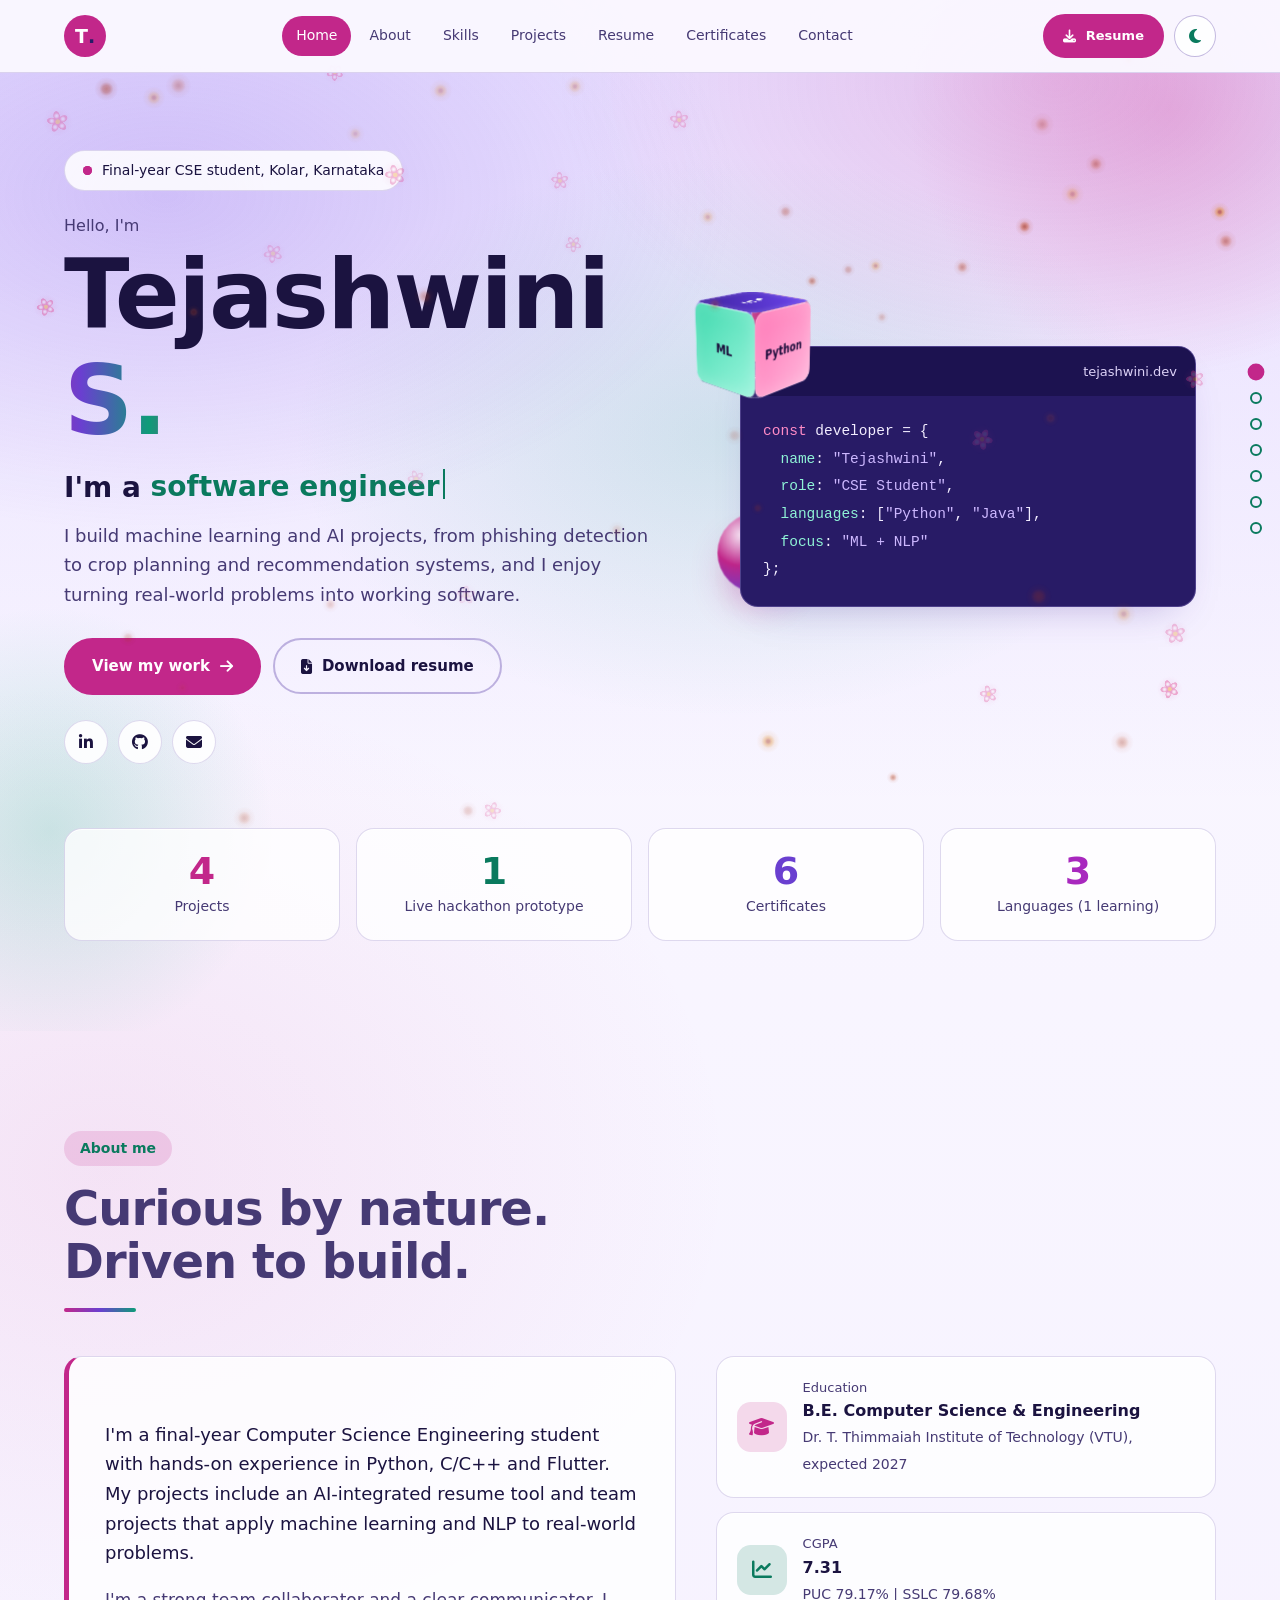
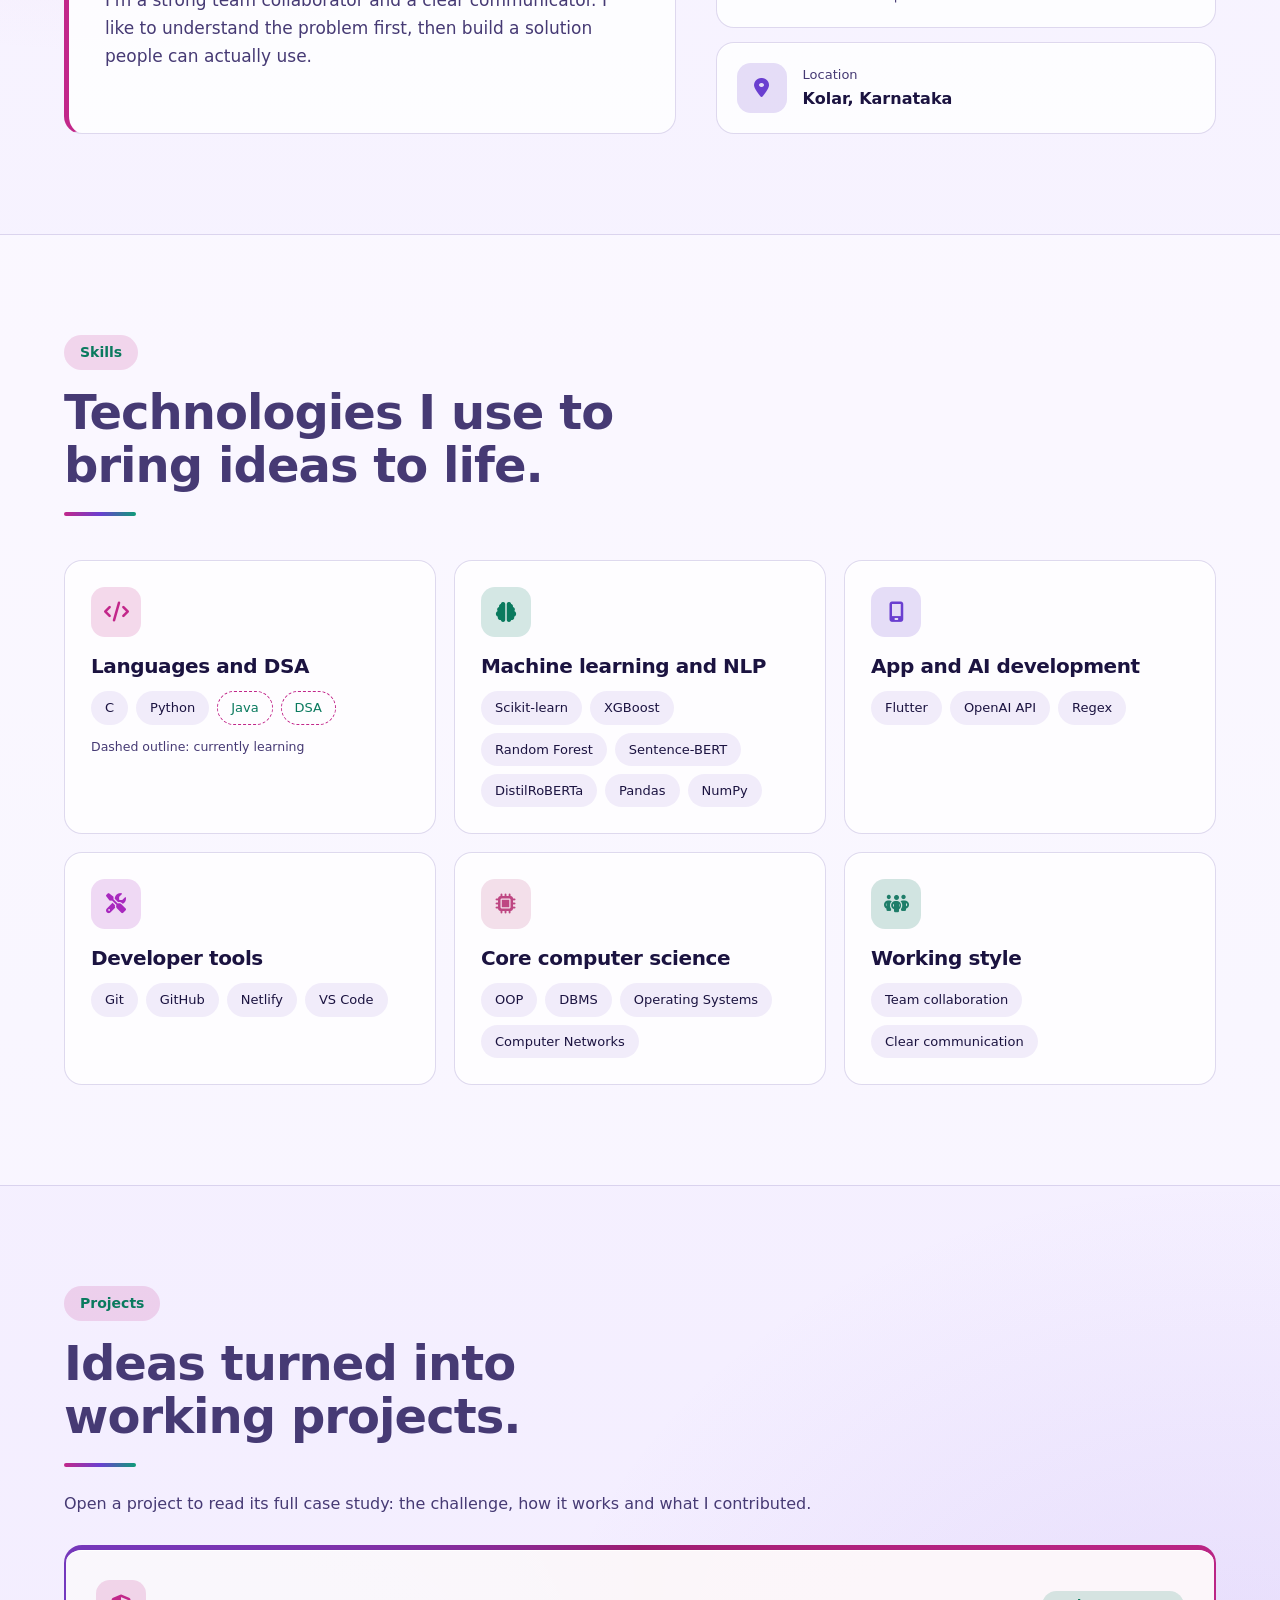
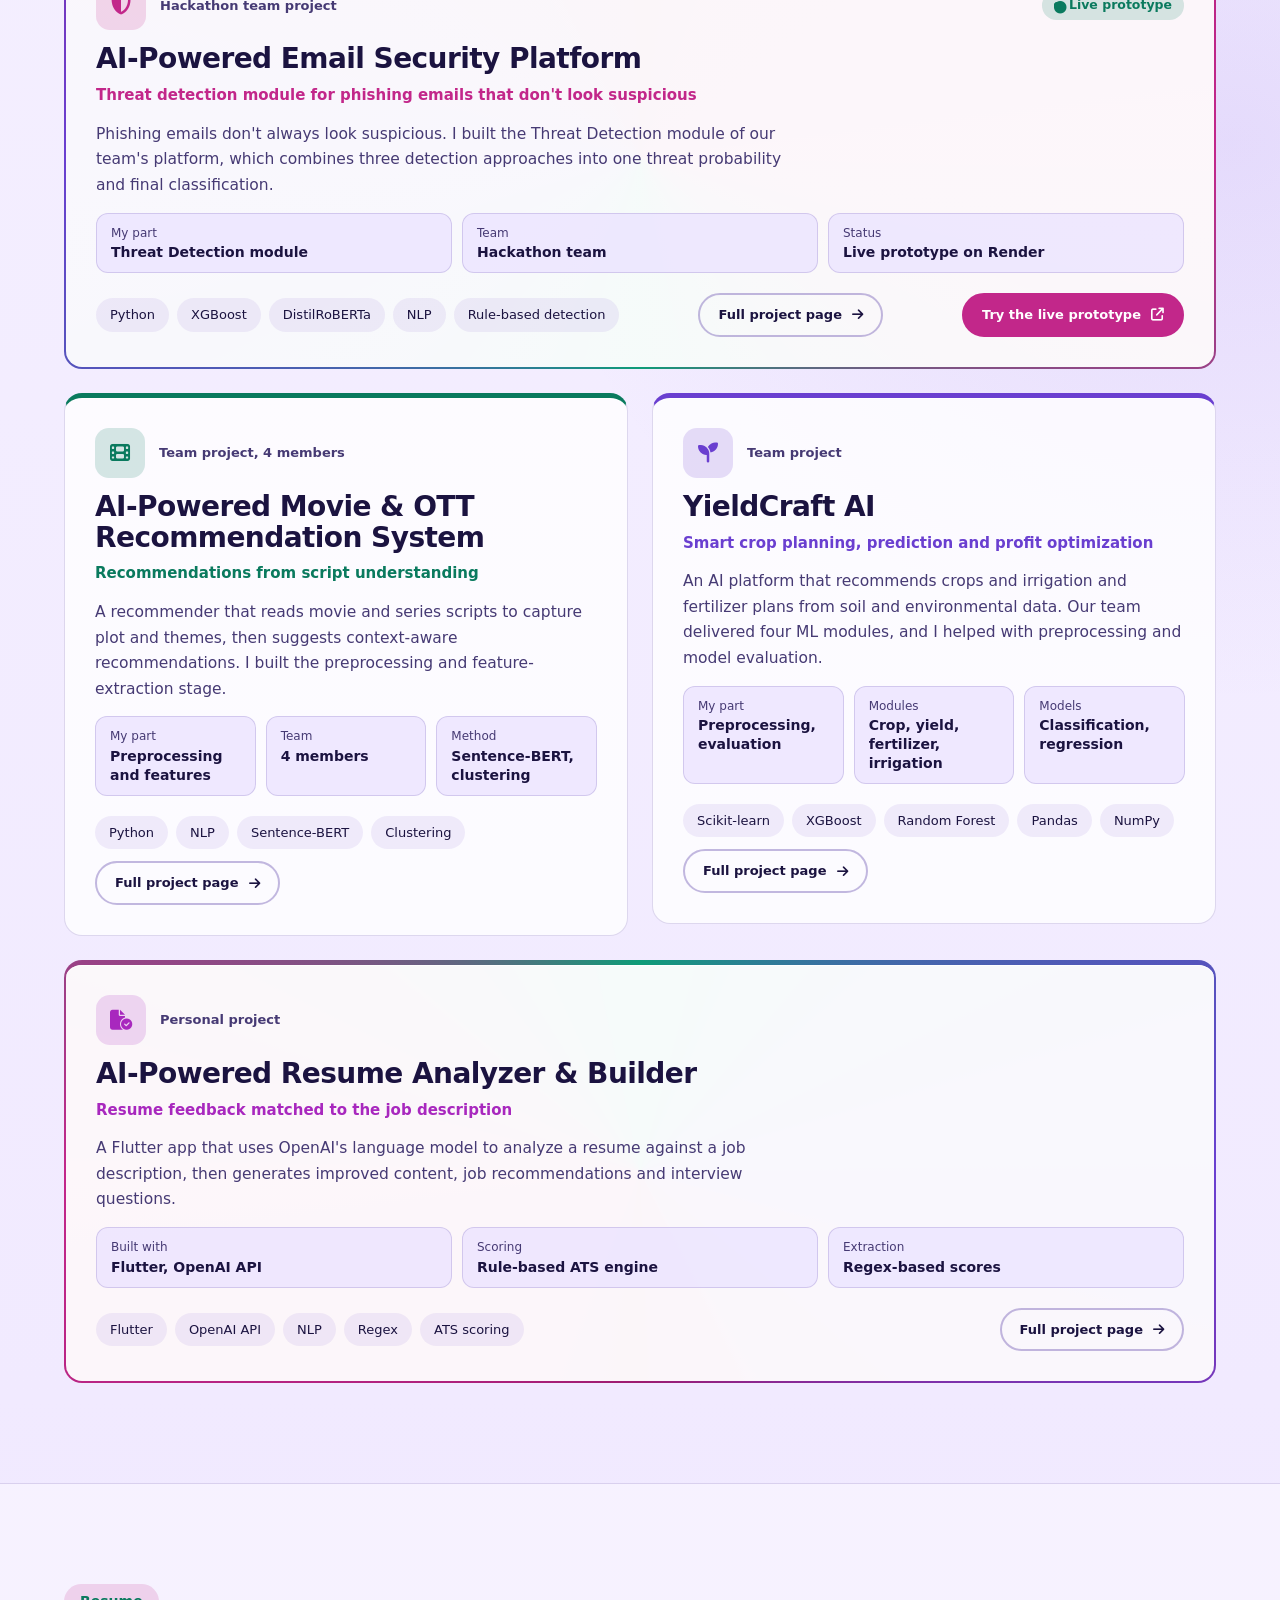
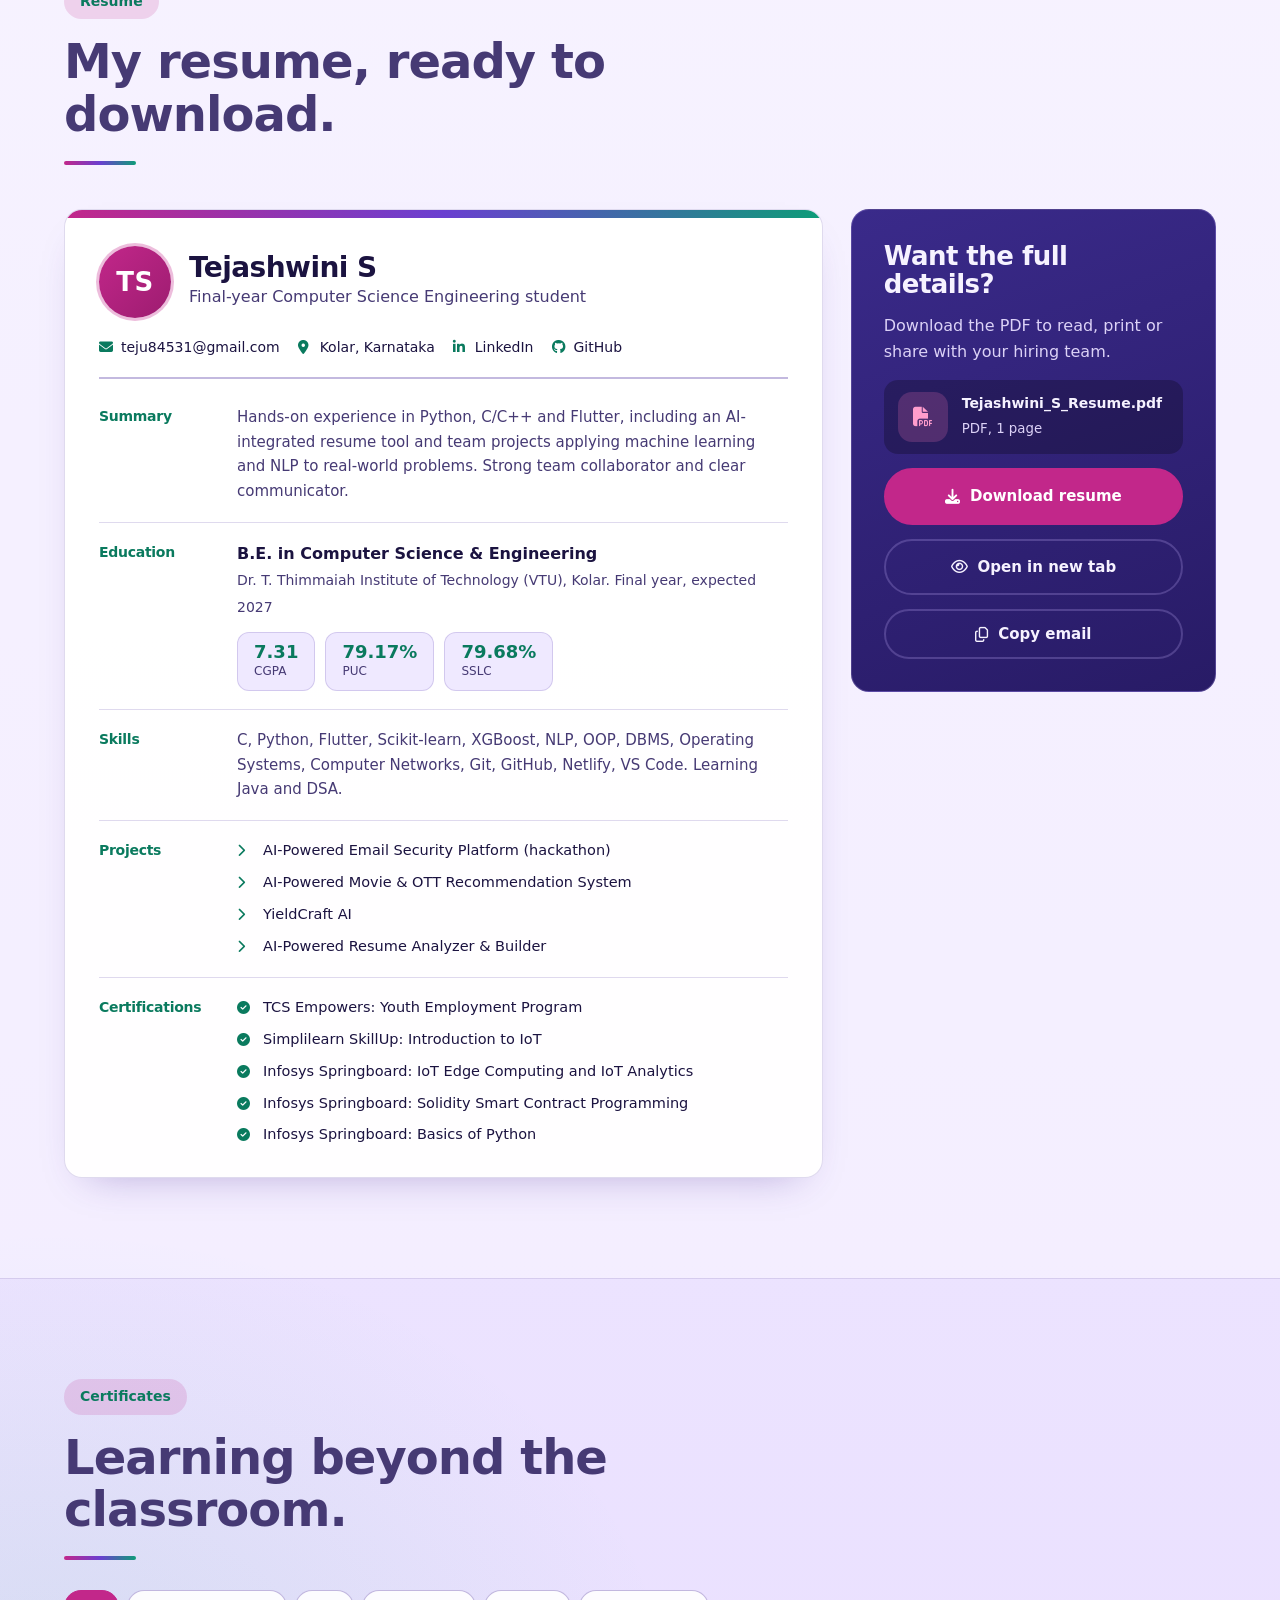
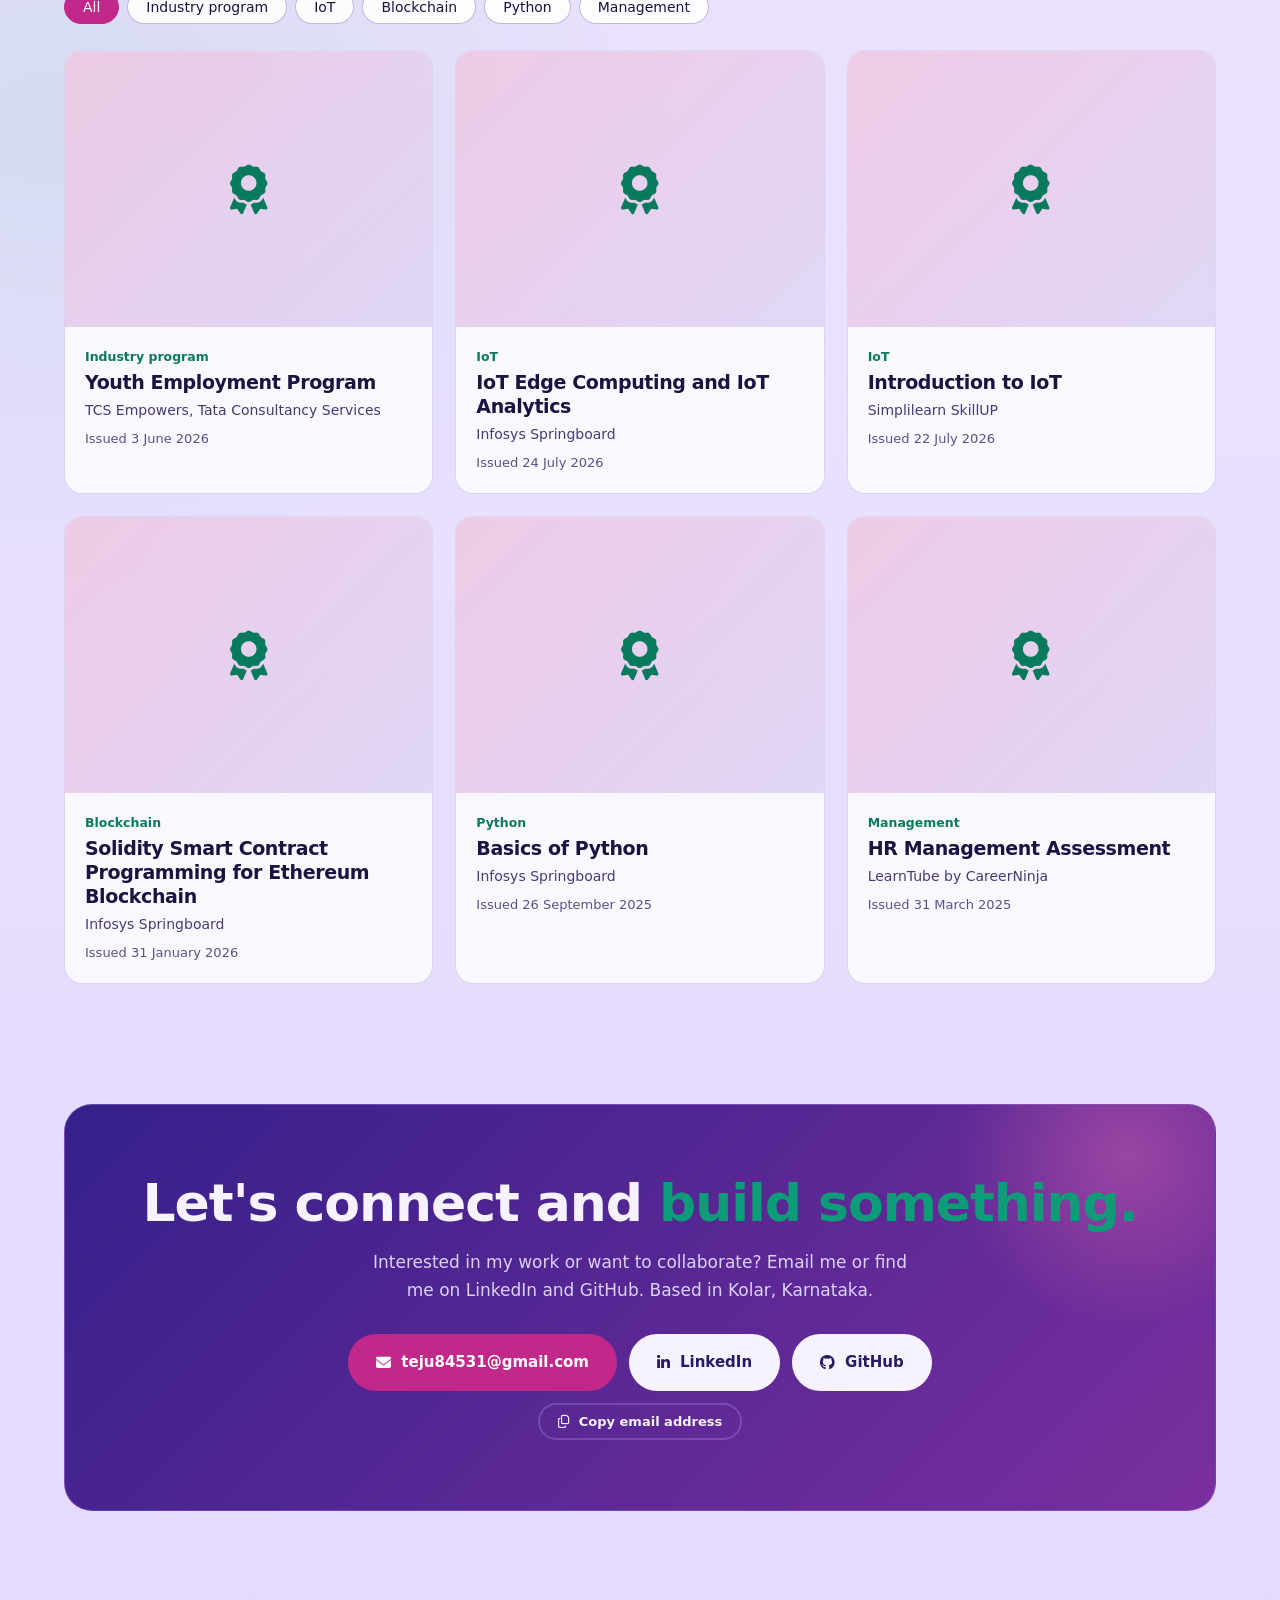
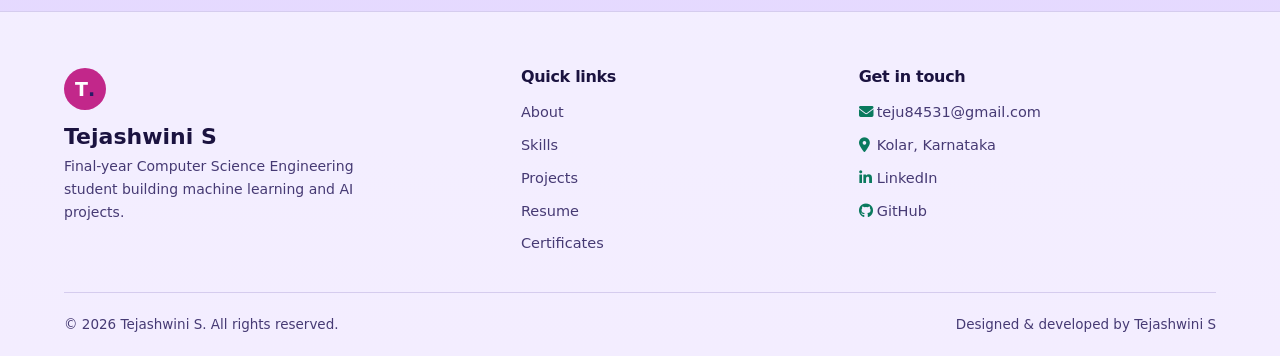
<file: index.html>
<!DOCTYPE html>
<html lang="en">
<head>
<meta charset="UTF-8">
<meta name="viewport" content="width=device-width, initial-scale=1">
<meta name="color-scheme" content="dark light">
<meta http-equiv="Content-Security-Policy" content="default-src 'self'; script-src 'self'; style-src 'self' 'unsafe-inline' https://fonts.googleapis.com https://cdnjs.cloudflare.com; font-src https://fonts.gstatic.com https://cdnjs.cloudflare.com; img-src 'self' data:; object-src 'self'; base-uri 'self'; form-action 'none'">
<meta name="referrer" content="strict-origin-when-cross-origin">
<title>Tejashwini S | Computer Science Engineering Student</title>
<meta name="description" content="Portfolio of Tejashwini S, a final-year Computer Science Engineering student: machine learning projects, skills, resume and certificates.">
<meta name="author" content="Tejashwini S">
<script src="boot.js"></script>
<link rel="preconnect" href="https://fonts.googleapis.com">
<link rel="preconnect" href="https://fonts.gstatic.com" crossorigin>
<link href="https://fonts.googleapis.com/css2?family=DM+Sans:wght@400;500;600;700&family=Space+Grotesk:wght@500;600;700&display=swap" rel="stylesheet">
<link rel="stylesheet" href="https://cdnjs.cloudflare.com/ajax/libs/font-awesome/6.7.2/css/all.min.css">
<link rel="stylesheet" href="style.css">
</head>
<body>
<div class="progress" id="progress"></div>

<header class="navbar">
  <div class="wrap nav-in">
    <a href="#home" class="brand" aria-label="Home">T<span>.</span></a>
    <nav class="nav-menu" id="menu" aria-label="Main">
      <a href="#home">Home</a>
      <a href="#about">About</a>
      <a href="#skills">Skills</a>
      <a href="#projects">Projects</a>
      <a href="#resume">Resume</a>
      <a href="#certificates">Certificates</a>
      <a href="#contact">Contact</a>
    </nav>
    <div class="nav-right">
      <a class="btn btn-sm" href="assets/Tejashwini_S_Resume.pdf" download><i class="fa-solid fa-download"></i> Resume</a>
      <button class="burger" id="burger" aria-label="Open menu" aria-expanded="false"><i class="fa-solid fa-bars"></i></button>
    </div>
  </div>
</header>

<main>

<section class="hero" id="home">
  <span class="blob b1"></span><span class="blob b2"></span>
  <div class="wrap hero-grid">
    <div class="hero-copy">
      <p class="pill"><span class="dot"></span> Final-year CSE student, Kolar, Karnataka</p>
      <p class="hello">Hello, I'm</p>
      <h1>Tejashwini <em>S.</em></h1>
      <p class="typed-line">I'm a <span id="typed" class="typed"></span><span class="caret"></span></p>
      <p class="lead">I build machine learning and AI projects, from phishing detection to crop planning and recommendation systems, and I enjoy turning real-world problems into working software.</p>
      <div class="actions">
        <a class="btn" href="#projects">View my work <i class="fa-solid fa-arrow-right"></i></a>
        <a class="btn btn-outline" href="assets/Tejashwini_S_Resume.pdf" download><i class="fa-solid fa-file-arrow-down"></i> Download resume</a>
      </div>
      <div class="socials">
        <a href="https://www.linkedin.com/in/tejashwini-s-62763b397/" target="_blank" rel="noopener noreferrer" aria-label="LinkedIn"><i class="fa-brands fa-linkedin-in"></i></a>
        <a href="https://github.com/tejashwiniteju-06" target="_blank" rel="noopener noreferrer" aria-label="GitHub"><i class="fa-brands fa-github"></i></a>
        <a href="mailto:teju84531@gmail.com" aria-label="Email"><i class="fa-solid fa-envelope"></i></a>
      </div>
    </div>

    <div class="hero-art">
      <div class="scene">
      <span class="shape ring"></span><span class="shape sphere"></span>
      <div class="code-window">
        <div class="win-bar"><span></span><span></span><span></span><em>tejashwini.dev</em></div>
        <pre class="code"><code><b class="c-p">const</b> developer = {
  <i class="c-k">name</i>: <u class="c-g">"Tejashwini"</u>,
  <i class="c-k">role</i>: <u class="c-g">"CSE Student"</u>,
  <i class="c-k">languages</i>: [<u class="c-g">"Python"</u>, <u class="c-g">"Java"</u>],
  <i class="c-k">focus</i>: <u class="c-g">"ML + NLP"</u>
};</code></pre>
      </div>
      <div class="float f1"><i class="fa-solid fa-code"></i> Build</div>
      <div class="float f2"><i class="fa-solid fa-lightbulb"></i> Learn</div>
      <div class="cube" id="cube" aria-hidden="true"><div class="cube-in"><span class="fa">Python</span><span class="fb">C++</span><span class="fc">Flutter</span><span class="fd">ML</span><span class="fe">NLP</span><span class="ff">Java</span></div></div>
      </div>
    </div>
  </div>

  <div class="wrap stats">
    <div class="stat" data-anim="zoom"><strong data-count="4">0</strong><span>Projects</span></div>
    <div class="stat" data-anim="zoom"><strong data-count="1">0</strong><span>Live hackathon prototype</span></div>
    <div class="stat" data-anim="zoom"><strong data-count="6">0</strong><span>Certificates</span></div>
    <div class="stat" data-anim="zoom"><strong data-count="3">0</strong><span>Languages (1 learning)</span></div>
  </div>
</section>

<section class="section" id="about">
  <div class="wrap">
    <div class="sec-head" data-anim="up"><span class="sec-tag">About me</span><h2>Curious by nature. <span>Driven to build.</span></h2></div>
    <div class="about-grid">
      <div class="about-copy" data-anim="left">
        <p>I'm a final-year Computer Science Engineering student with hands-on experience in Python, C/C++ and Flutter. My projects include an AI-integrated resume tool and team projects that apply machine learning and NLP to real-world problems.</p>
        <p>I'm a strong team collaborator and a clear communicator. I like to understand the problem first, then build a solution people can actually use.</p>
      </div>
      <div class="facts">
        <div class="fact" data-anim="right"><span class="ico c1"><i class="fa-solid fa-graduation-cap"></i></span><div><small>Education</small><strong>B.E. Computer Science &amp; Engineering</strong><span>Dr. T. Thimmaiah Institute of Technology (VTU), expected 2027</span></div></div>
        <div class="fact" data-anim="right"><span class="ico c2"><i class="fa-solid fa-chart-line"></i></span><div><small>CGPA</small><strong>7.31</strong><span>PUC 79.17% | SSLC 79.68%</span></div></div>
        <div class="fact" data-anim="right"><span class="ico c3"><i class="fa-solid fa-location-dot"></i></span><div><small>Location</small><strong>Kolar, Karnataka</strong></div></div>
      </div>
    </div>
  </div>
</section>

<section class="section alt" id="skills">
  <div class="wrap">
    <div class="sec-head" data-anim="up"><span class="sec-tag">Skills</span><h2>Technologies I use <span>to bring ideas to life.</span></h2></div>
    <div class="skill-grid">
      <div class="skill" data-anim="flip"><span class="ico c1"><i class="fa-solid fa-code"></i></span><h3>Languages and DSA</h3><ul class="tags"><li>C</li><li>Python</li><li class="learning" title="Currently learning">Java</li><li class="learning" title="Currently learning">DSA</li></ul><p class="legend">Dashed outline: currently learning</p></div>
      <div class="skill" data-anim="flip"><span class="ico c2"><i class="fa-solid fa-brain"></i></span><h3>Machine learning and NLP</h3><ul class="tags"><li>Scikit-learn</li><li>XGBoost</li><li>Random Forest</li><li>Sentence-BERT</li><li>DistilRoBERTa</li><li>Pandas</li><li>NumPy</li></ul></div>
      <div class="skill" data-anim="flip"><span class="ico c3"><i class="fa-solid fa-mobile-screen"></i></span><h3>App and AI development</h3><ul class="tags"><li>Flutter</li><li>OpenAI API</li><li>Regex</li></ul></div>
      <div class="skill" data-anim="flip"><span class="ico c4"><i class="fa-solid fa-screwdriver-wrench"></i></span><h3>Developer tools</h3><ul class="tags"><li>Git</li><li>GitHub</li><li>Netlify</li><li>VS Code</li></ul></div>
      <div class="skill" data-anim="flip"><span class="ico c5"><i class="fa-solid fa-microchip"></i></span><h3>Core computer science</h3><ul class="tags"><li>OOP</li><li>DBMS</li><li>Operating Systems</li><li>Computer Networks</li></ul></div>
      <div class="skill" data-anim="flip"><span class="ico c6"><i class="fa-solid fa-people-group"></i></span><h3>Working style</h3><ul class="tags"><li>Team collaboration</li><li>Clear communication</li></ul></div>
    </div>
  </div>
</section>

<section class="section" id="projects">
  <div class="wrap">
    <div class="sec-head" data-anim="up"><span class="sec-tag">Projects</span><h2>Ideas turned into <span>working projects.</span></h2></div>
    <p class="sec-note">Open a project to read its full case study: the challenge, how it works and what I contributed.</p>
    <div class="project-grid">

      <article class="project featured p1" data-anim="flip">
        <div class="p-top"><span class="ico c1"><i class="fa-solid fa-shield-halved"></i></span><span class="kind">Hackathon team project</span><span class="badge"><i class="fa-solid fa-circle"></i> Live prototype</span></div>
        <h3>AI-Powered Email Security Platform</h3>
        <p class="sub">Threat detection module for phishing emails that don't look suspicious</p>
        <p class="summary">Phishing emails don't always look suspicious. I built the Threat Detection module of our team's platform, which combines three detection approaches into one threat probability and final classification.</p>
        <dl class="glance"><div><dt>My part</dt><dd>Threat Detection module</dd></div><div><dt>Team</dt><dd>Hackathon team</dd></div><div><dt>Status</dt><dd>Live prototype on Render</dd></div></dl>
        <div class="p-foot"><ul class="tags"><li>Python</li><li>XGBoost</li><li>DistilRoBERTa</li><li>NLP</li><li>Rule-based detection</li></ul><a class="btn btn-sm btn-outline" href="project-email-security.html">Full project page <i class="fa-solid fa-arrow-right"></i></a><a class="btn btn-sm" href="https://email-detector-wcy4.onrender.com" target="_blank" rel="noopener noreferrer">Try the live prototype <i class="fa-solid fa-arrow-up-right-from-square"></i></a></div>
      </article>

      <article class="project p2" data-anim="flip">
        <div class="p-top"><span class="ico c2"><i class="fa-solid fa-film"></i></span><span class="kind">Team project, 4 members</span></div>
        <h3>AI-Powered Movie &amp; OTT Recommendation System</h3>
        <p class="sub">Recommendations from script understanding</p>
        <p class="summary">A recommender that reads movie and series scripts to capture plot and themes, then suggests context-aware recommendations. I built the preprocessing and feature-extraction stage.</p>
        <dl class="glance"><div><dt>My part</dt><dd>Preprocessing and features</dd></div><div><dt>Team</dt><dd>4 members</dd></div><div><dt>Method</dt><dd>Sentence-BERT, clustering</dd></div></dl>
        <div class="p-foot"><ul class="tags"><li>Python</li><li>NLP</li><li>Sentence-BERT</li><li>Clustering</li></ul><a class="btn btn-sm btn-outline" href="project-movie-recommender.html">Full project page <i class="fa-solid fa-arrow-right"></i></a></div>
      </article>

      <article class="project p3" data-anim="flip">
        <div class="p-top"><span class="ico c3"><i class="fa-solid fa-seedling"></i></span><span class="kind">Team project</span></div>
        <h3>YieldCraft AI</h3>
        <p class="sub">Smart crop planning, prediction and profit optimization</p>
        <p class="summary">An AI platform that recommends crops and irrigation and fertilizer plans from soil and environmental data. Our team delivered four ML modules, and I helped with preprocessing and model evaluation.</p>
        <dl class="glance"><div><dt>My part</dt><dd>Preprocessing, evaluation</dd></div><div><dt>Modules</dt><dd>Crop, yield, fertilizer, irrigation</dd></div><div><dt>Models</dt><dd>Classification, regression</dd></div></dl>
        <div class="p-foot"><ul class="tags"><li>Scikit-learn</li><li>XGBoost</li><li>Random Forest</li><li>Pandas</li><li>NumPy</li></ul><a class="btn btn-sm btn-outline" href="project-yieldcraft-ai.html">Full project page <i class="fa-solid fa-arrow-right"></i></a></div>
      </article>

      <article class="project featured p4" data-anim="flip">
        <div class="p-top"><span class="ico c4"><i class="fa-solid fa-file-circle-check"></i></span><span class="kind">Personal project</span></div>
        <h3>AI-Powered Resume Analyzer &amp; Builder</h3>
        <p class="sub">Resume feedback matched to the job description</p>
        <p class="summary">A Flutter app that uses OpenAI's language model to analyze a resume against a job description, then generates improved content, job recommendations and interview questions.</p>
        <dl class="glance"><div><dt>Built with</dt><dd>Flutter, OpenAI API</dd></div><div><dt>Scoring</dt><dd>Rule-based ATS engine</dd></div><div><dt>Extraction</dt><dd>Regex-based scores</dd></div></dl>
        <div class="p-foot"><ul class="tags"><li>Flutter</li><li>OpenAI API</li><li>NLP</li><li>Regex</li><li>ATS scoring</li></ul><a class="btn btn-sm btn-outline" href="project-resume-analyzer.html">Full project page <i class="fa-solid fa-arrow-right"></i></a></div>
      </article>

    </div>
  </div>
</section>

<section class="section alt" id="resume">
  <div class="wrap">
    <div class="sec-head" data-anim="up"><span class="sec-tag">Resume</span><h2>My resume, <span>ready to download.</span></h2></div>
    <div class="resume">
      <div class="resume-main" data-anim="left">

        <div class="doc" id="doc-summary">
          <div class="doc-head"><span class="avatar" aria-hidden="true">TS</span><div><h3>Tejashwini S</h3><p>Final-year Computer Science Engineering student</p></div></div>
          <ul class="doc-contact">
            <li><i class="fa-solid fa-envelope"></i><a href="mailto:teju84531@gmail.com">teju84531@gmail.com</a></li>
            <li><i class="fa-solid fa-location-dot"></i>Kolar, Karnataka</li>
            <li><i class="fa-brands fa-linkedin-in"></i><a href="https://www.linkedin.com/in/tejashwini-s-62763b397/" target="_blank" rel="noopener noreferrer">LinkedIn</a></li>
            <li><i class="fa-brands fa-github"></i><a href="https://github.com/tejashwiniteju-06" target="_blank" rel="noopener noreferrer">GitHub</a></li>
          </ul>
          <div class="doc-row"><h4>Summary</h4><p>Hands-on experience in Python, C/C++ and Flutter, including an AI-integrated resume tool and team projects applying machine learning and NLP to real-world problems. Strong team collaborator and clear communicator.</p></div>
          <div class="doc-row"><h4>Education</h4><div class="edu"><div><strong>B.E. in Computer Science &amp; Engineering</strong><span>Dr. T. Thimmaiah Institute of Technology (VTU), Kolar. Final year, expected 2027</span></div><div class="marks"><span><b>7.31</b>CGPA</span><span><b>79.17%</b>PUC</span><span><b>79.68%</b>SSLC</span></div></div></div>
          <div class="doc-row"><h4>Skills</h4><p>C, Python, Flutter, Scikit-learn, XGBoost, NLP, OOP, DBMS, Operating Systems, Computer Networks, Git, GitHub, Netlify, VS Code. Learning Java and DSA.</p></div>
          <div class="doc-row"><h4>Projects</h4><ul class="doc-list">
            <li><i class="fa-solid fa-chevron-right"></i><span>AI-Powered Email Security Platform (hackathon)</span></li>
            <li><i class="fa-solid fa-chevron-right"></i><span>AI-Powered Movie &amp; OTT Recommendation System</span></li>
            <li><i class="fa-solid fa-chevron-right"></i><span>YieldCraft AI</span></li>
            <li><i class="fa-solid fa-chevron-right"></i><span>AI-Powered Resume Analyzer &amp; Builder</span></li>
          </ul></div>
          <div class="doc-row"><h4>Certifications</h4><ul class="doc-list">
            <li><i class="fa-solid fa-circle-check"></i><span>TCS Empowers: Youth Employment Program</span></li>
            <li><i class="fa-solid fa-circle-check"></i><span>Simplilearn SkillUp: Introduction to IoT</span></li>
            <li><i class="fa-solid fa-circle-check"></i><span>Infosys Springboard: IoT Edge Computing and IoT Analytics</span></li>
            <li><i class="fa-solid fa-circle-check"></i><span>Infosys Springboard: Solidity Smart Contract Programming</span></li>
            <li><i class="fa-solid fa-circle-check"></i><span>Infosys Springboard: Basics of Python</span></li>
          </ul></div>
        </div>
      </div>

      <div class="resume-side" data-anim="right">
        <h3>Want the full details?</h3>
        <p>Download the PDF to read, print or share with your hiring team.</p>
        <div class="file"><span class="ico c1"><i class="fa-solid fa-file-pdf"></i></span><div><strong>Tejashwini_S_Resume.pdf</strong><small>PDF, 1 page</small></div></div>
        <a class="btn" href="assets/Tejashwini_S_Resume.pdf" download><i class="fa-solid fa-download"></i> Download resume</a>
        <a class="btn btn-outline" href="assets/Tejashwini_S_Resume.pdf" target="_blank" rel="noopener noreferrer"><i class="fa-regular fa-eye"></i> Open in new tab</a>
        <button class="btn btn-outline" type="button" data-copy="teju84531@gmail.com"><i class="fa-regular fa-copy"></i> Copy email</button>
      </div>
    </div>
  </div>
</section>

<section class="section" id="certificates">
  <div class="wrap">
    <div class="sec-head" data-anim="up"><span class="sec-tag">Certificates</span><h2>Learning beyond <span>the classroom.</span></h2></div>
    <div class="filters" id="filters" role="group" aria-label="Filter certificates"></div>
    <div class="certs" id="certs"></div>
  </div>
</section>

<section class="contact" id="contact">
  <div class="wrap contact-card" data-anim="zoom">
    <h2>Let's connect and <span>build something.</span></h2>
    <p>Interested in my work or want to collaborate? Email me or find me on LinkedIn and GitHub. Based in Kolar, Karnataka.</p>
    <div class="actions center">
      <a class="btn" href="mailto:teju84531@gmail.com"><i class="fa-solid fa-envelope"></i> teju84531@gmail.com</a>
      <a class="btn btn-light" href="https://www.linkedin.com/in/tejashwini-s-62763b397/" target="_blank" rel="noopener noreferrer"><i class="fa-brands fa-linkedin-in"></i> LinkedIn</a>
      <a class="btn btn-light" href="https://github.com/tejashwiniteju-06" target="_blank" rel="noopener noreferrer"><i class="fa-brands fa-github"></i> GitHub</a>
    </div>
    <div class="actions center second">
      <button class="btn btn-ghost btn-sm" type="button" data-copy="teju84531@gmail.com"><i class="fa-regular fa-copy"></i> Copy email address</button>
    </div>
  </div>
</section>

</main>

<footer class="footer">
  <div class="wrap">
    <div class="foot-grid">
      <div class="foot-brand">
        <a href="#home" class="brand" aria-label="Back to top">T<span>.</span></a>
        <p>Tejashwini S</p>
        <small>Final-year Computer Science Engineering student building machine learning and AI projects.</small>
      </div>
      <nav class="foot-col" aria-label="Footer">
        <h4>Quick links</h4>
        <a href="#about">About</a><a href="#skills">Skills</a><a href="#projects">Projects</a><a href="#resume">Resume</a><a href="#certificates">Certificates</a>
      </nav>
      <div class="foot-col">
        <h4>Get in touch</h4>
        <a href="mailto:teju84531@gmail.com"><i class="fa-solid fa-envelope"></i>teju84531@gmail.com</a>
        <span><i class="fa-solid fa-location-dot"></i>Kolar, Karnataka</span>
        <a href="https://www.linkedin.com/in/tejashwini-s-62763b397/" target="_blank" rel="noopener noreferrer"><i class="fa-brands fa-linkedin-in"></i>LinkedIn</a>
        <a href="https://github.com/tejashwiniteju-06" target="_blank" rel="noopener noreferrer"><i class="fa-brands fa-github"></i>GitHub</a>
      </div>
    </div>
    <div class="foot-bottom"><span>&copy; <span id="year"></span> Tejashwini S. All rights reserved.</span><span>Designed &amp; developed by Tejashwini S</span></div>
  </div>
</footer>

<button class="to-top" id="toTop" aria-label="Back to top"><i class="fa-solid fa-arrow-up"></i></button>
<div class="toast" id="toast" role="status" aria-live="polite"></div>

<div class="lightbox" id="lightbox" hidden>
  <button class="lb-close" id="lbClose" aria-label="Close"><i class="fa-solid fa-xmark"></i></button>
  <img id="lbImg" alt="" draggable="false">
</div>

<script src="script.js"></script>
<script src="embers.js"></script>
</body>
</html>
</file>
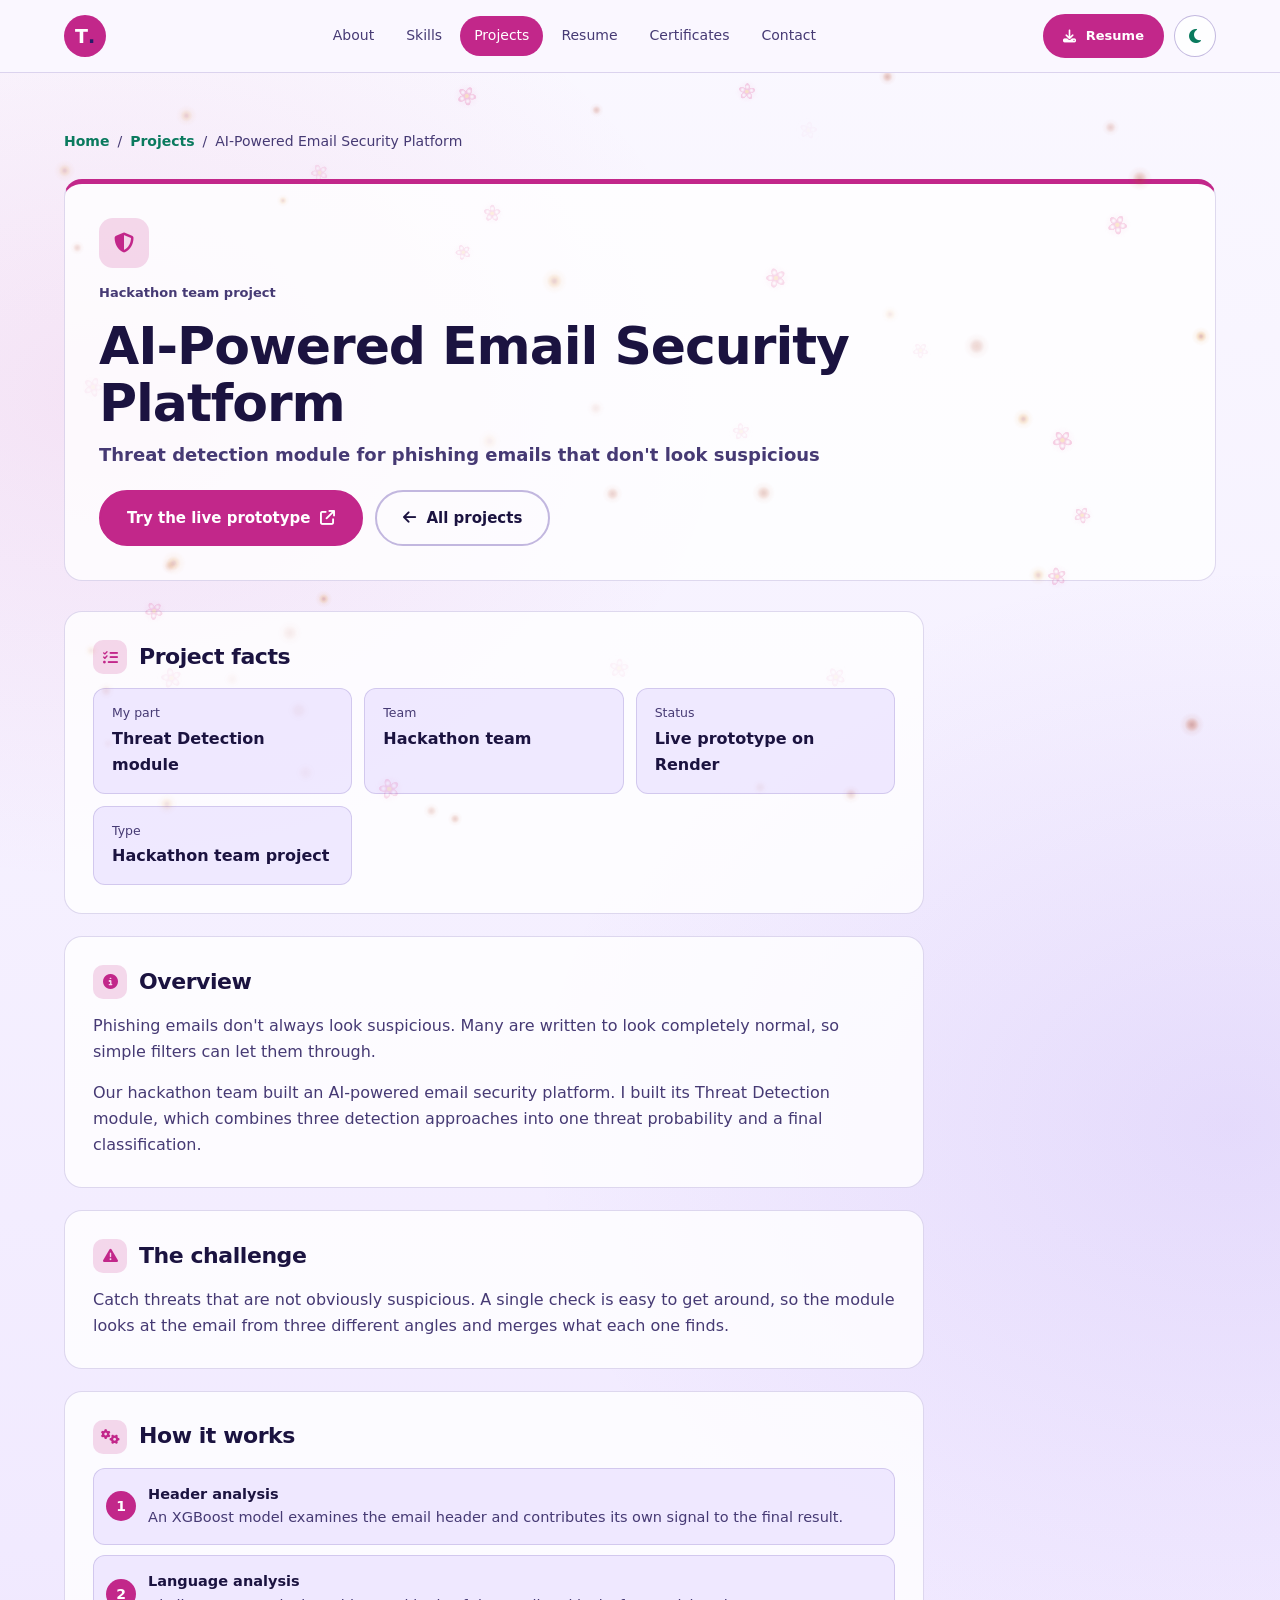
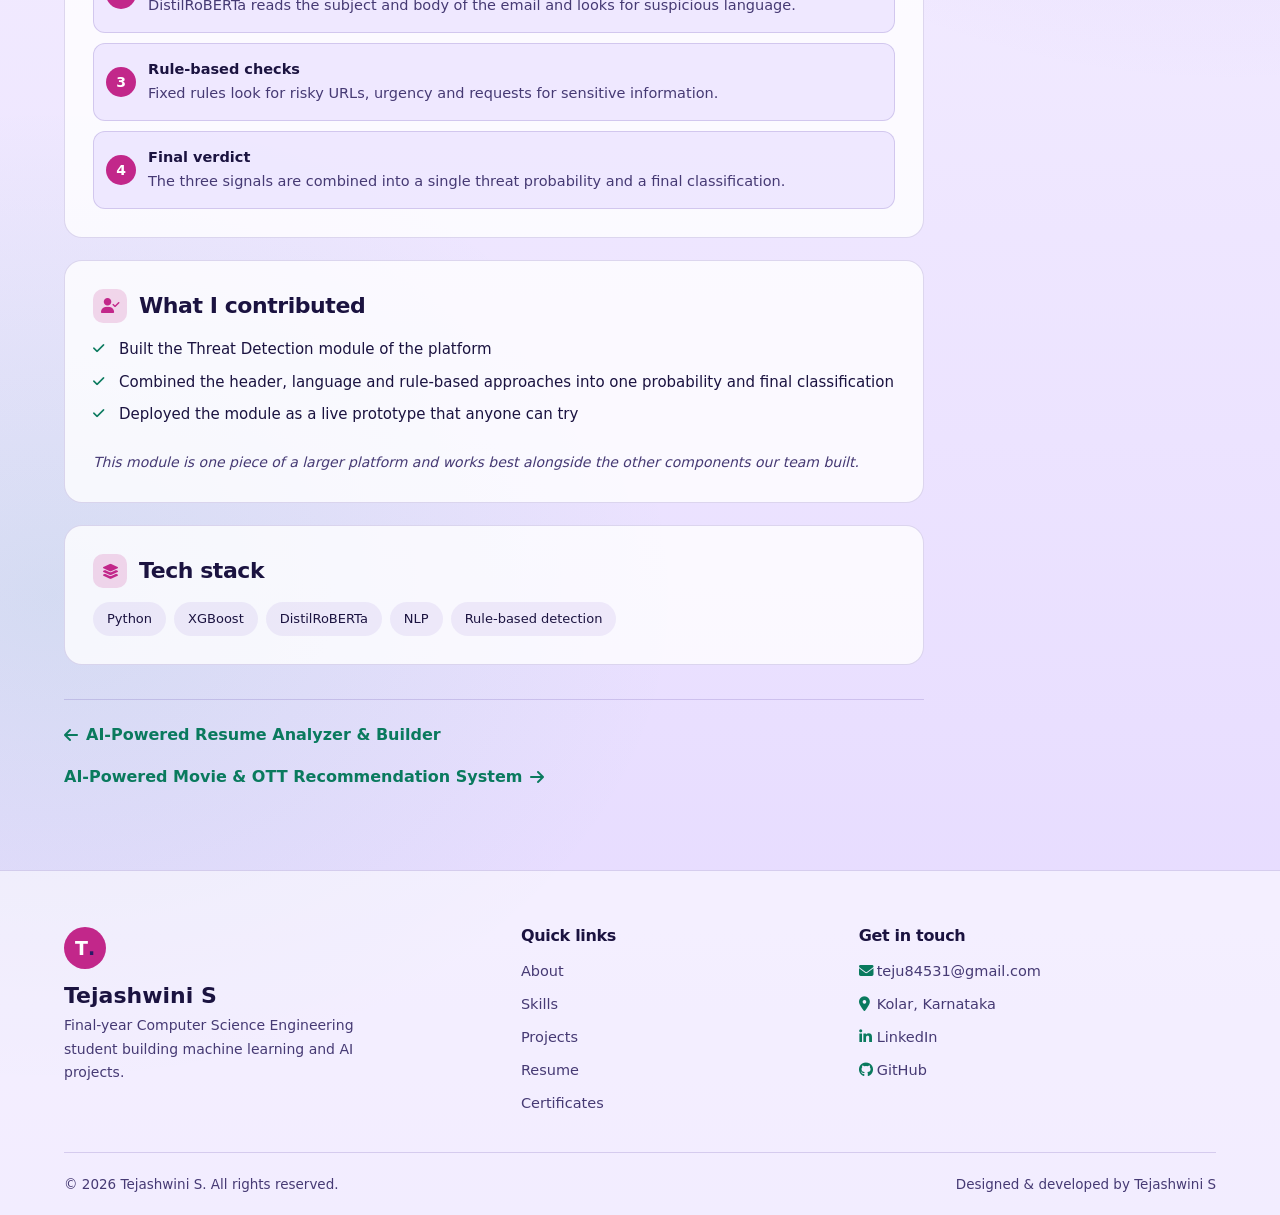
<file: project-email-security.html>
<!DOCTYPE html>
<html lang="en">
<head>
<meta charset="UTF-8">
<meta name="viewport" content="width=device-width, initial-scale=1">
<meta name="color-scheme" content="dark light">
<meta http-equiv="Content-Security-Policy" content="default-src 'self'; script-src 'self'; style-src 'self' 'unsafe-inline' https://fonts.googleapis.com https://cdnjs.cloudflare.com; font-src https://fonts.gstatic.com https://cdnjs.cloudflare.com; img-src 'self' data:; object-src 'self'; base-uri 'self'; form-action 'none'">
<title>AI-Powered Email Security Platform | Tejashwini S</title>
<meta name="description" content="Threat detection module for phishing emails that don&#x27;t look suspicious">
<script src="boot.js"></script>
<link rel="preconnect" href="https://fonts.googleapis.com">
<link rel="preconnect" href="https://fonts.gstatic.com" crossorigin>
<link href="https://fonts.googleapis.com/css2?family=DM+Sans:wght@400;500;600;700&family=Space+Grotesk:wght@500;600;700&display=swap" rel="stylesheet">
<link rel="stylesheet" href="https://cdnjs.cloudflare.com/ajax/libs/font-awesome/6.7.2/css/all.min.css">
<link rel="stylesheet" href="style.css">
</head>
<body>
<header class="navbar">
  <div class="wrap nav-in">
    <a href="index.html#home" class="brand" aria-label="Home">T<span>.</span></a>
    <nav class="nav-menu" aria-label="Main"><a href="index.html#about">About</a><a href="index.html#skills">Skills</a><a class="active" href="index.html#projects">Projects</a><a href="index.html#resume">Resume</a><a href="index.html#certificates">Certificates</a><a href="index.html#contact">Contact</a></nav>
    <div class="nav-right"><a class="btn btn-sm" href="assets/Tejashwini_S_Resume.pdf" download><i class="fa-solid fa-download"></i> Resume</a></div>
  </div>
</header>
<main>
<section class="pj">
  <div class="wrap">
    <p class="pj-crumb"><a href="index.html">Home</a> / <a href="index.html#projects">Projects</a> / <span>AI-Powered Email Security Platform</span></p>
    <div class="pj-hero">
      <span class="ico c1"><i class="fa-solid fa-shield-halved"></i></span>
      <span class="kind">Hackathon team project</span>
      <h1>AI-Powered Email Security Platform</h1>
      <p class="sub">Threat detection module for phishing emails that don&#x27;t look suspicious</p>
      <div class="actions"><a class="btn" href="https://email-detector-wcy4.onrender.com" target="_blank" rel="noopener noreferrer">Try the live prototype <i class="fa-solid fa-arrow-up-right-from-square"></i></a><a class="btn btn-outline" href="index.html#projects"><i class="fa-solid fa-arrow-left"></i> All projects</a></div>
    </div>
    <div class="pj-stack"><section class="pj-sec" id="facts"><h2><i class="fa-solid fa-list-check"></i> Project facts</h2><dl class="pj-facts"><div><dt>My part</dt><dd>Threat Detection module</dd></div><div><dt>Team</dt><dd>Hackathon team</dd></div><div><dt>Status</dt><dd>Live prototype on Render</dd></div><div><dt>Type</dt><dd>Hackathon team project</dd></div></dl></section><section class="pj-sec" id="overview"><h2><i class="fa-solid fa-circle-info"></i> Overview</h2><p>Phishing emails don&#x27;t always look suspicious. Many are written to look completely normal, so simple filters can let them through.</p><p>Our hackathon team built an AI-powered email security platform. I built its Threat Detection module, which combines three detection approaches into one threat probability and a final classification.</p></section><section class="pj-sec" id="challenge"><h2><i class="fa-solid fa-triangle-exclamation"></i> The challenge</h2><p>Catch threats that are not obviously suspicious. A single check is easy to get around, so the module looks at the email from three different angles and merges what each one finds.</p></section><section class="pj-sec" id="how"><h2><i class="fa-solid fa-gears"></i> How it works</h2><ol class="steps"><li><strong>Header analysis</strong>An XGBoost model examines the email header and contributes its own signal to the final result.</li><li><strong>Language analysis</strong>DistilRoBERTa reads the subject and body of the email and looks for suspicious language.</li><li><strong>Rule-based checks</strong>Fixed rules look for risky URLs, urgency and requests for sensitive information.</li><li><strong>Final verdict</strong>The three signals are combined into a single threat probability and a final classification.</li></ol></section><section class="pj-sec" id="contribution"><h2><i class="fa-solid fa-user-check"></i> What I contributed</h2><ul class="check"><li>Built the Threat Detection module of the platform</li><li>Combined the header, language and rule-based approaches into one probability and final classification</li><li>Deployed the module as a live prototype that anyone can try</li></ul><p class="note">This module is one piece of a larger platform and works best alongside the other components our team built.</p></section><section class="pj-sec" id="tech"><h2><i class="fa-solid fa-layer-group"></i> Tech stack</h2><ul class="tags"><li>Python</li><li>XGBoost</li><li>DistilRoBERTa</li><li>NLP</li><li>Rule-based detection</li></ul></section></div>
    <nav class="pj-nav" aria-label="Other projects"><a href="project-resume-analyzer.html"><i class="fa-solid fa-arrow-left"></i> AI-Powered Resume Analyzer &amp; Builder</a><a href="project-movie-recommender.html">AI-Powered Movie &amp; OTT Recommendation System <i class="fa-solid fa-arrow-right"></i></a></nav>
  </div>
</section>
</main>
<footer class="footer">
  <div class="wrap">
    <div class="foot-grid">
      <div class="foot-brand">
        <a href="index.html#home" class="brand" aria-label="Back to top">T<span>.</span></a>
        <p>Tejashwini S</p>
        <small>Final-year Computer Science Engineering student building machine learning and AI projects.</small>
      </div>
      <nav class="foot-col" aria-label="Footer">
        <h4>Quick links</h4>
        <a href="index.html#about">About</a><a href="index.html#skills">Skills</a><a href="index.html#projects">Projects</a><a href="index.html#resume">Resume</a><a href="index.html#certificates">Certificates</a>
      </nav>
      <div class="foot-col">
        <h4>Get in touch</h4>
        <a href="mailto:teju84531@gmail.com"><i class="fa-solid fa-envelope"></i>teju84531@gmail.com</a>
        <span><i class="fa-solid fa-location-dot"></i>Kolar, Karnataka</span>
        <a href="https://www.linkedin.com/in/tejashwini-s-62763b397/" target="_blank" rel="noopener noreferrer"><i class="fa-brands fa-linkedin-in"></i>LinkedIn</a>
        <a href="https://github.com/tejashwiniteju-06" target="_blank" rel="noopener noreferrer"><i class="fa-brands fa-github"></i>GitHub</a>
      </div>
    </div>
    <div class="foot-bottom"><span>&copy; <span id="year"></span> Tejashwini S. All rights reserved.</span><span>Designed &amp; developed by Tejashwini S</span></div>
  </div>
</footer>
<script src="project.js"></script>
<script src="embers.js"></script>
</body>
</html>
</file>
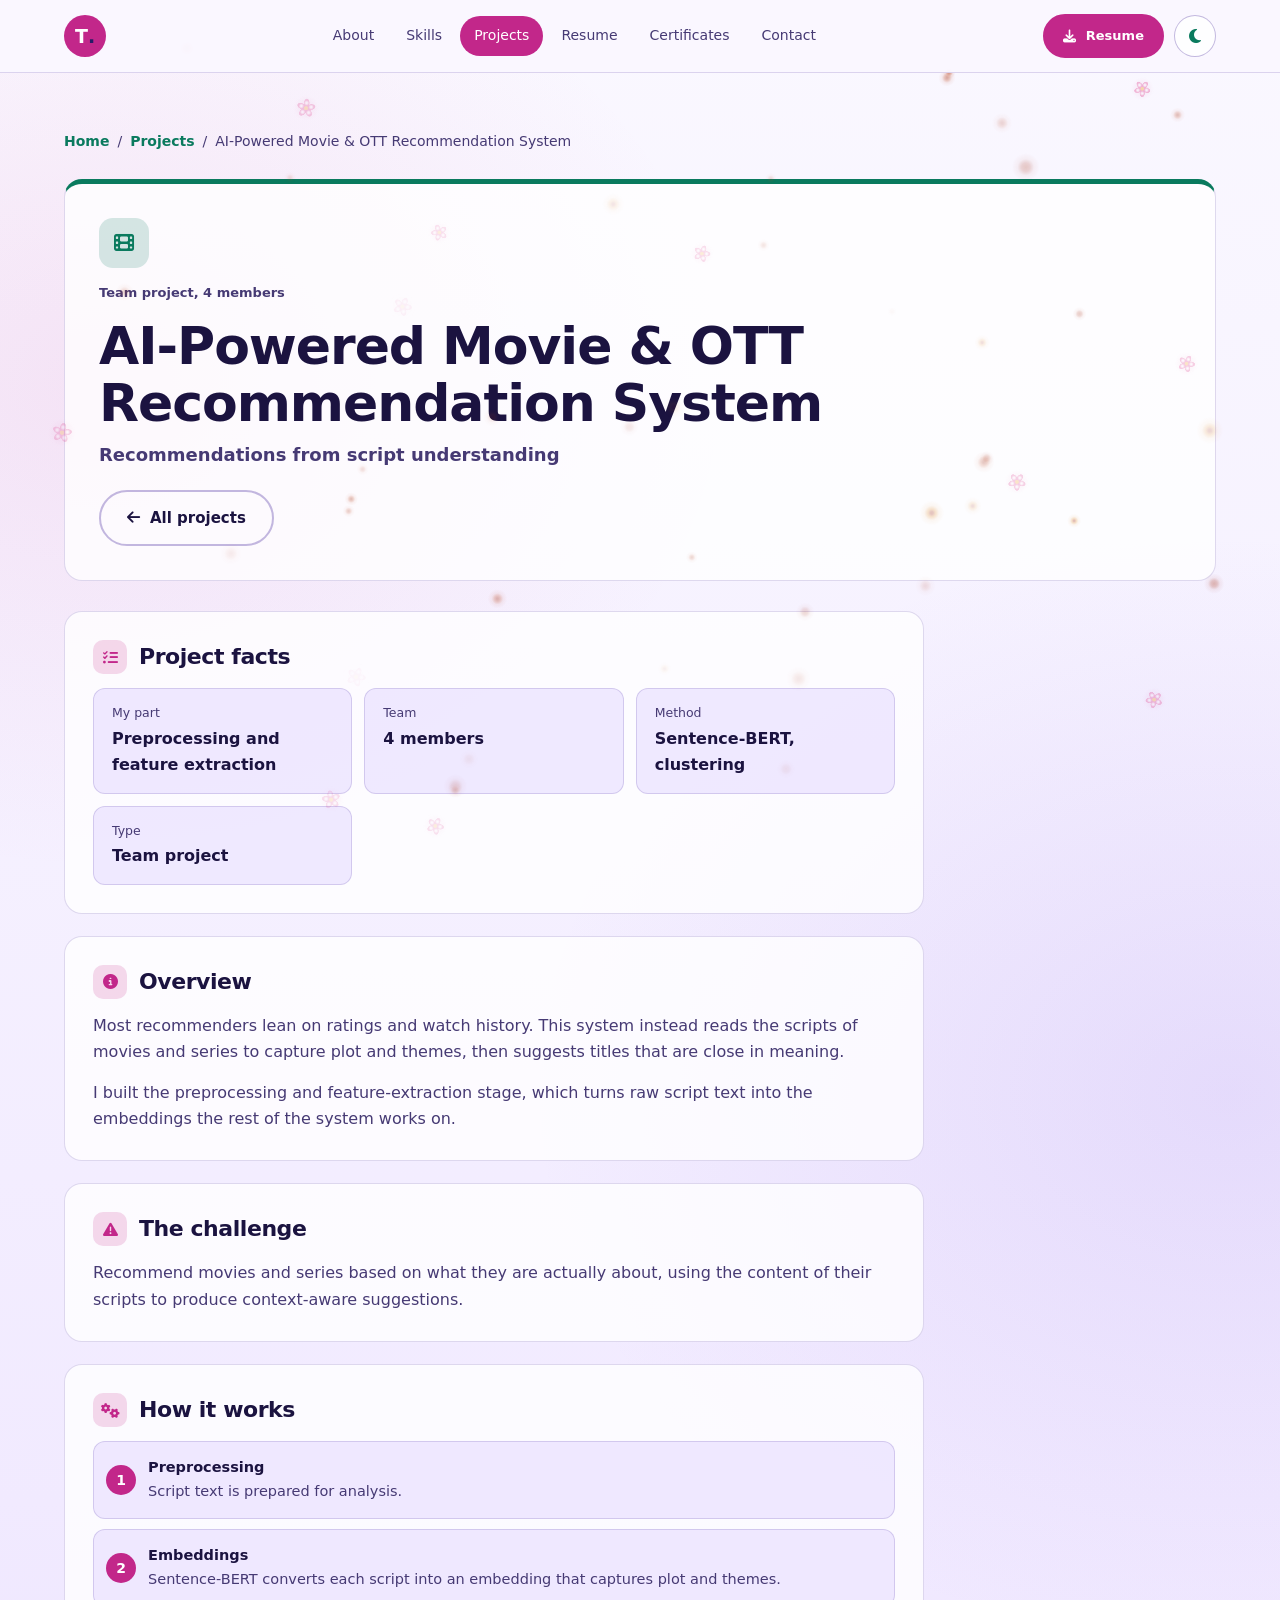
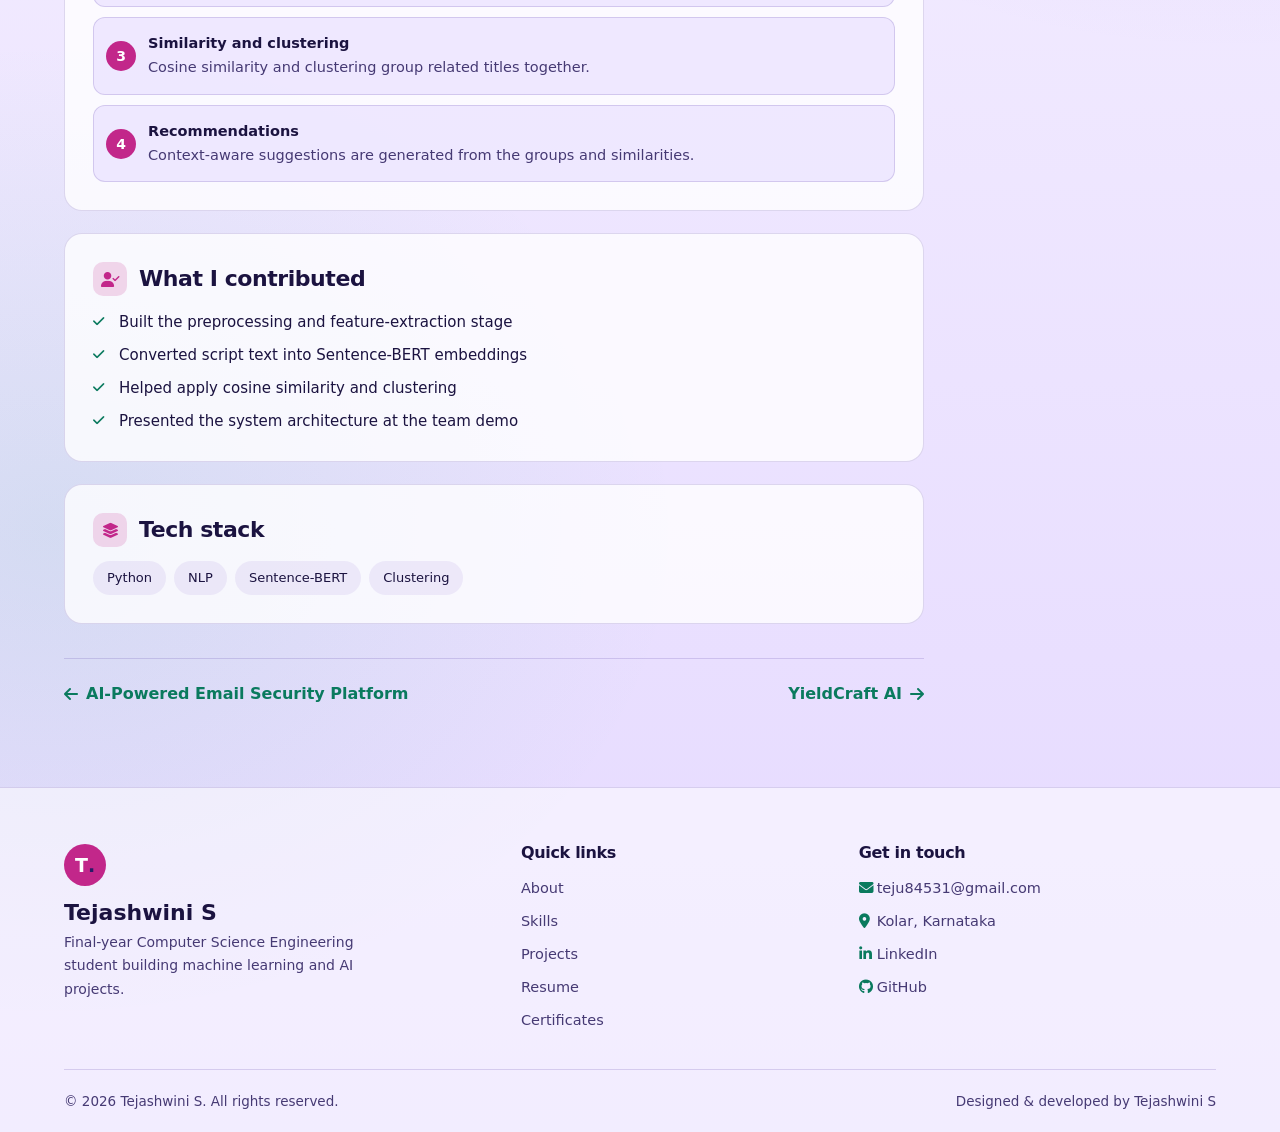
<file: project-movie-recommender.html>
<!DOCTYPE html>
<html lang="en">
<head>
<meta charset="UTF-8">
<meta name="viewport" content="width=device-width, initial-scale=1">
<meta name="color-scheme" content="dark light">
<meta http-equiv="Content-Security-Policy" content="default-src 'self'; script-src 'self'; style-src 'self' 'unsafe-inline' https://fonts.googleapis.com https://cdnjs.cloudflare.com; font-src https://fonts.gstatic.com https://cdnjs.cloudflare.com; img-src 'self' data:; object-src 'self'; base-uri 'self'; form-action 'none'">
<title>AI-Powered Movie &amp; OTT Recommendation System | Tejashwini S</title>
<meta name="description" content="Recommendations from script understanding">
<script src="boot.js"></script>
<link rel="preconnect" href="https://fonts.googleapis.com">
<link rel="preconnect" href="https://fonts.gstatic.com" crossorigin>
<link href="https://fonts.googleapis.com/css2?family=DM+Sans:wght@400;500;600;700&family=Space+Grotesk:wght@500;600;700&display=swap" rel="stylesheet">
<link rel="stylesheet" href="https://cdnjs.cloudflare.com/ajax/libs/font-awesome/6.7.2/css/all.min.css">
<link rel="stylesheet" href="style.css">
</head>
<body>
<header class="navbar">
  <div class="wrap nav-in">
    <a href="index.html#home" class="brand" aria-label="Home">T<span>.</span></a>
    <nav class="nav-menu" aria-label="Main"><a href="index.html#about">About</a><a href="index.html#skills">Skills</a><a class="active" href="index.html#projects">Projects</a><a href="index.html#resume">Resume</a><a href="index.html#certificates">Certificates</a><a href="index.html#contact">Contact</a></nav>
    <div class="nav-right"><a class="btn btn-sm" href="assets/Tejashwini_S_Resume.pdf" download><i class="fa-solid fa-download"></i> Resume</a></div>
  </div>
</header>
<main>
<section class="pj">
  <div class="wrap">
    <p class="pj-crumb"><a href="index.html">Home</a> / <a href="index.html#projects">Projects</a> / <span>AI-Powered Movie &amp; OTT Recommendation System</span></p>
    <div class="pj-hero c2x">
      <span class="ico c2"><i class="fa-solid fa-film"></i></span>
      <span class="kind">Team project, 4 members</span>
      <h1>AI-Powered Movie &amp; OTT Recommendation System</h1>
      <p class="sub">Recommendations from script understanding</p>
      <div class="actions"><a class="btn btn-outline" href="index.html#projects"><i class="fa-solid fa-arrow-left"></i> All projects</a></div>
    </div>
    <div class="pj-stack"><section class="pj-sec" id="facts"><h2><i class="fa-solid fa-list-check"></i> Project facts</h2><dl class="pj-facts"><div><dt>My part</dt><dd>Preprocessing and feature extraction</dd></div><div><dt>Team</dt><dd>4 members</dd></div><div><dt>Method</dt><dd>Sentence-BERT, clustering</dd></div><div><dt>Type</dt><dd>Team project</dd></div></dl></section><section class="pj-sec" id="overview"><h2><i class="fa-solid fa-circle-info"></i> Overview</h2><p>Most recommenders lean on ratings and watch history. This system instead reads the scripts of movies and series to capture plot and themes, then suggests titles that are close in meaning.</p><p>I built the preprocessing and feature-extraction stage, which turns raw script text into the embeddings the rest of the system works on.</p></section><section class="pj-sec" id="challenge"><h2><i class="fa-solid fa-triangle-exclamation"></i> The challenge</h2><p>Recommend movies and series based on what they are actually about, using the content of their scripts to produce context-aware suggestions.</p></section><section class="pj-sec" id="how"><h2><i class="fa-solid fa-gears"></i> How it works</h2><ol class="steps"><li><strong>Preprocessing</strong>Script text is prepared for analysis.</li><li><strong>Embeddings</strong>Sentence-BERT converts each script into an embedding that captures plot and themes.</li><li><strong>Similarity and clustering</strong>Cosine similarity and clustering group related titles together.</li><li><strong>Recommendations</strong>Context-aware suggestions are generated from the groups and similarities.</li></ol></section><section class="pj-sec" id="contribution"><h2><i class="fa-solid fa-user-check"></i> What I contributed</h2><ul class="check"><li>Built the preprocessing and feature-extraction stage</li><li>Converted script text into Sentence-BERT embeddings</li><li>Helped apply cosine similarity and clustering</li><li>Presented the system architecture at the team demo</li></ul></section><section class="pj-sec" id="tech"><h2><i class="fa-solid fa-layer-group"></i> Tech stack</h2><ul class="tags"><li>Python</li><li>NLP</li><li>Sentence-BERT</li><li>Clustering</li></ul></section></div>
    <nav class="pj-nav" aria-label="Other projects"><a href="project-email-security.html"><i class="fa-solid fa-arrow-left"></i> AI-Powered Email Security Platform</a><a href="project-yieldcraft-ai.html">YieldCraft AI <i class="fa-solid fa-arrow-right"></i></a></nav>
  </div>
</section>
</main>
<footer class="footer">
  <div class="wrap">
    <div class="foot-grid">
      <div class="foot-brand">
        <a href="index.html#home" class="brand" aria-label="Back to top">T<span>.</span></a>
        <p>Tejashwini S</p>
        <small>Final-year Computer Science Engineering student building machine learning and AI projects.</small>
      </div>
      <nav class="foot-col" aria-label="Footer">
        <h4>Quick links</h4>
        <a href="index.html#about">About</a><a href="index.html#skills">Skills</a><a href="index.html#projects">Projects</a><a href="index.html#resume">Resume</a><a href="index.html#certificates">Certificates</a>
      </nav>
      <div class="foot-col">
        <h4>Get in touch</h4>
        <a href="mailto:teju84531@gmail.com"><i class="fa-solid fa-envelope"></i>teju84531@gmail.com</a>
        <span><i class="fa-solid fa-location-dot"></i>Kolar, Karnataka</span>
        <a href="https://www.linkedin.com/in/tejashwini-s-62763b397/" target="_blank" rel="noopener noreferrer"><i class="fa-brands fa-linkedin-in"></i>LinkedIn</a>
        <a href="https://github.com/tejashwiniteju-06" target="_blank" rel="noopener noreferrer"><i class="fa-brands fa-github"></i>GitHub</a>
      </div>
    </div>
    <div class="foot-bottom"><span>&copy; <span id="year"></span> Tejashwini S. All rights reserved.</span><span>Designed &amp; developed by Tejashwini S</span></div>
  </div>
</footer>
<script src="project.js"></script>
<script src="embers.js"></script>
</body>
</html>
</file>
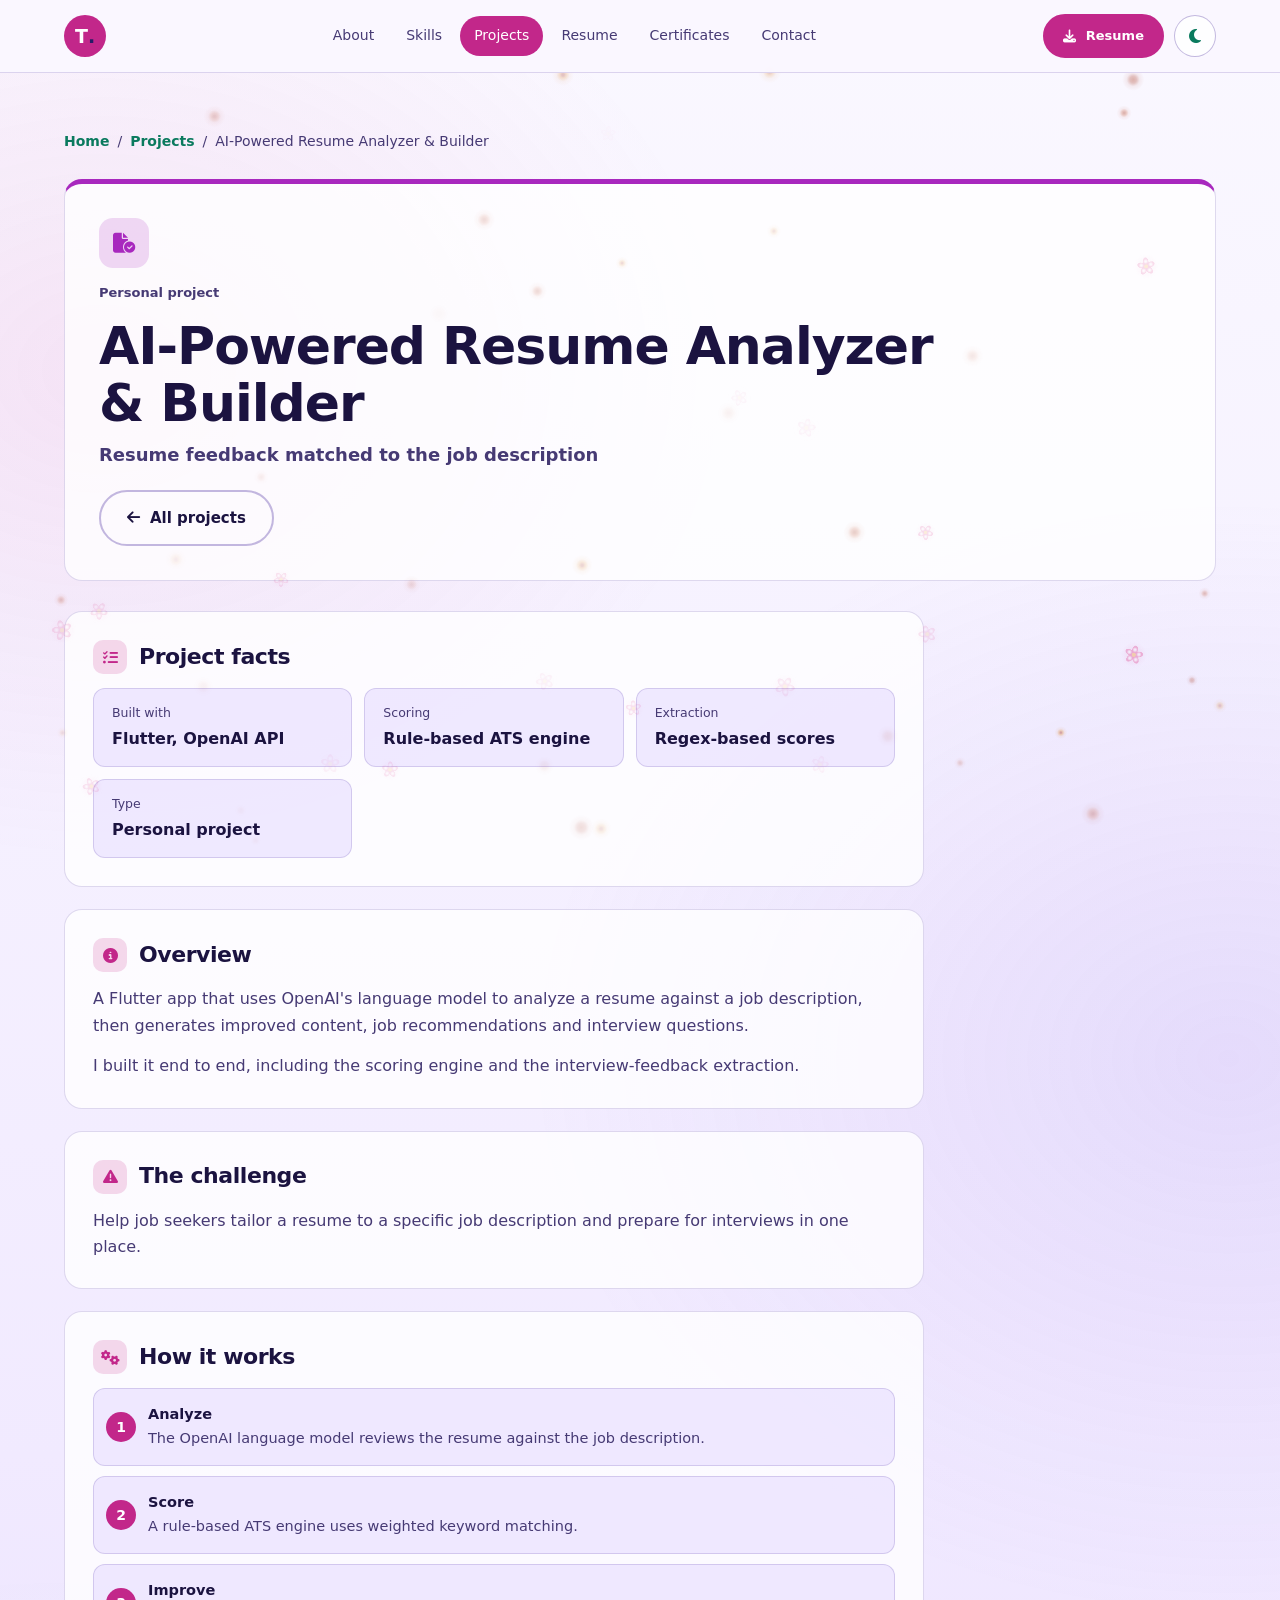
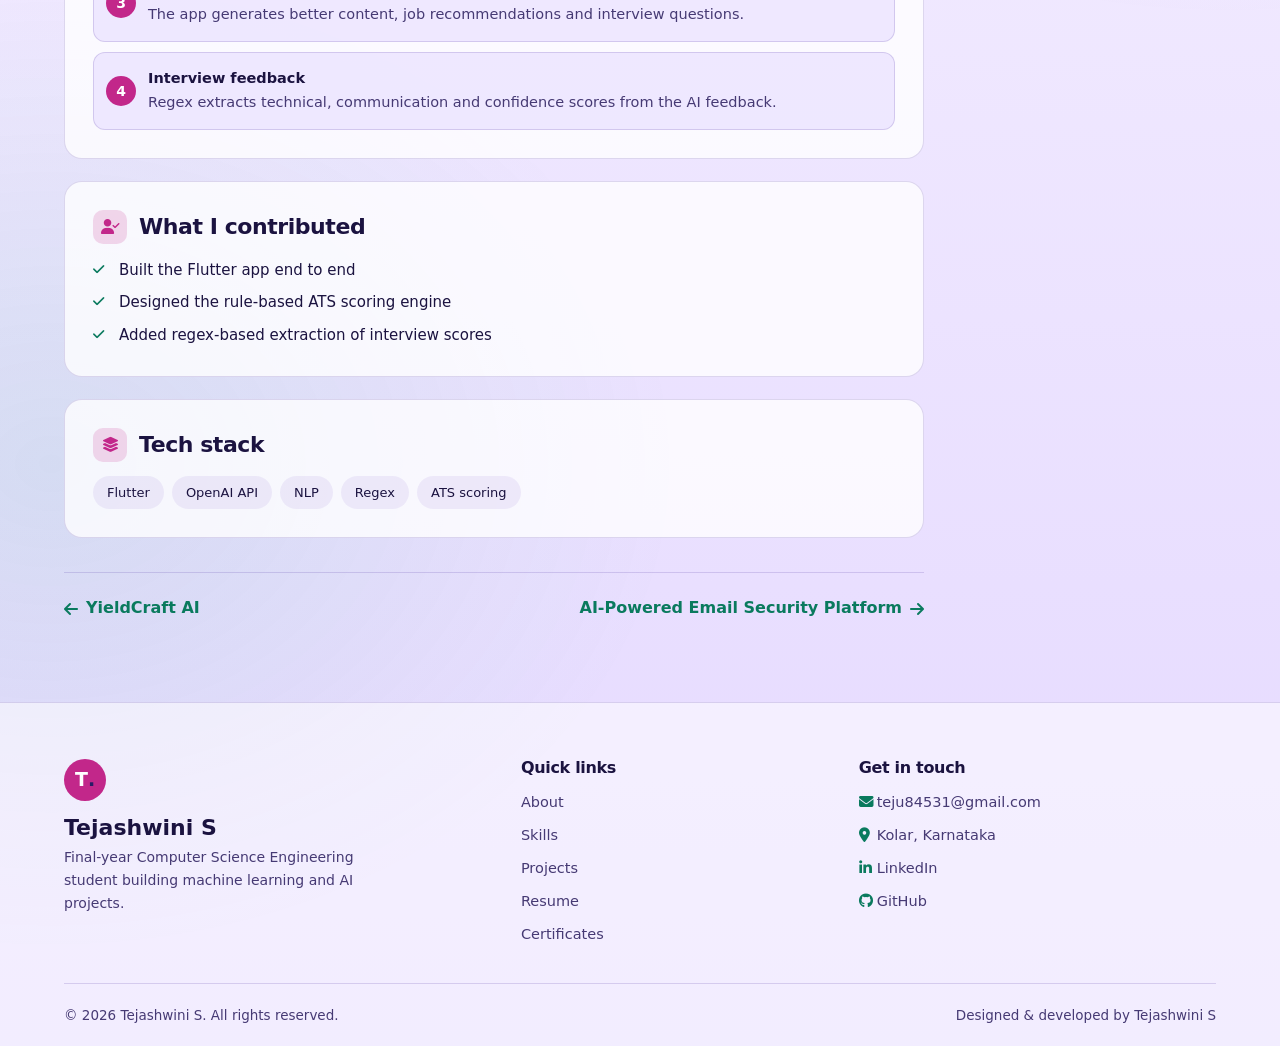
<file: project-resume-analyzer.html>
<!DOCTYPE html>
<html lang="en">
<head>
<meta charset="UTF-8">
<meta name="viewport" content="width=device-width, initial-scale=1">
<meta name="color-scheme" content="dark light">
<meta http-equiv="Content-Security-Policy" content="default-src 'self'; script-src 'self'; style-src 'self' 'unsafe-inline' https://fonts.googleapis.com https://cdnjs.cloudflare.com; font-src https://fonts.gstatic.com https://cdnjs.cloudflare.com; img-src 'self' data:; object-src 'self'; base-uri 'self'; form-action 'none'">
<title>AI-Powered Resume Analyzer &amp; Builder | Tejashwini S</title>
<meta name="description" content="Resume feedback matched to the job description">
<script src="boot.js"></script>
<link rel="preconnect" href="https://fonts.googleapis.com">
<link rel="preconnect" href="https://fonts.gstatic.com" crossorigin>
<link href="https://fonts.googleapis.com/css2?family=DM+Sans:wght@400;500;600;700&family=Space+Grotesk:wght@500;600;700&display=swap" rel="stylesheet">
<link rel="stylesheet" href="https://cdnjs.cloudflare.com/ajax/libs/font-awesome/6.7.2/css/all.min.css">
<link rel="stylesheet" href="style.css">
</head>
<body>
<header class="navbar">
  <div class="wrap nav-in">
    <a href="index.html#home" class="brand" aria-label="Home">T<span>.</span></a>
    <nav class="nav-menu" aria-label="Main"><a href="index.html#about">About</a><a href="index.html#skills">Skills</a><a class="active" href="index.html#projects">Projects</a><a href="index.html#resume">Resume</a><a href="index.html#certificates">Certificates</a><a href="index.html#contact">Contact</a></nav>
    <div class="nav-right"><a class="btn btn-sm" href="assets/Tejashwini_S_Resume.pdf" download><i class="fa-solid fa-download"></i> Resume</a></div>
  </div>
</header>
<main>
<section class="pj">
  <div class="wrap">
    <p class="pj-crumb"><a href="index.html">Home</a> / <a href="index.html#projects">Projects</a> / <span>AI-Powered Resume Analyzer &amp; Builder</span></p>
    <div class="pj-hero c4x">
      <span class="ico c4"><i class="fa-solid fa-file-circle-check"></i></span>
      <span class="kind">Personal project</span>
      <h1>AI-Powered Resume Analyzer &amp; Builder</h1>
      <p class="sub">Resume feedback matched to the job description</p>
      <div class="actions"><a class="btn btn-outline" href="index.html#projects"><i class="fa-solid fa-arrow-left"></i> All projects</a></div>
    </div>
    <div class="pj-stack"><section class="pj-sec" id="facts"><h2><i class="fa-solid fa-list-check"></i> Project facts</h2><dl class="pj-facts"><div><dt>Built with</dt><dd>Flutter, OpenAI API</dd></div><div><dt>Scoring</dt><dd>Rule-based ATS engine</dd></div><div><dt>Extraction</dt><dd>Regex-based scores</dd></div><div><dt>Type</dt><dd>Personal project</dd></div></dl></section><section class="pj-sec" id="overview"><h2><i class="fa-solid fa-circle-info"></i> Overview</h2><p>A Flutter app that uses OpenAI&#x27;s language model to analyze a resume against a job description, then generates improved content, job recommendations and interview questions.</p><p>I built it end to end, including the scoring engine and the interview-feedback extraction.</p></section><section class="pj-sec" id="challenge"><h2><i class="fa-solid fa-triangle-exclamation"></i> The challenge</h2><p>Help job seekers tailor a resume to a specific job description and prepare for interviews in one place.</p></section><section class="pj-sec" id="how"><h2><i class="fa-solid fa-gears"></i> How it works</h2><ol class="steps"><li><strong>Analyze</strong>The OpenAI language model reviews the resume against the job description.</li><li><strong>Score</strong>A rule-based ATS engine uses weighted keyword matching.</li><li><strong>Improve</strong>The app generates better content, job recommendations and interview questions.</li><li><strong>Interview feedback</strong>Regex extracts technical, communication and confidence scores from the AI feedback.</li></ol></section><section class="pj-sec" id="contribution"><h2><i class="fa-solid fa-user-check"></i> What I contributed</h2><ul class="check"><li>Built the Flutter app end to end</li><li>Designed the rule-based ATS scoring engine</li><li>Added regex-based extraction of interview scores</li></ul></section><section class="pj-sec" id="tech"><h2><i class="fa-solid fa-layer-group"></i> Tech stack</h2><ul class="tags"><li>Flutter</li><li>OpenAI API</li><li>NLP</li><li>Regex</li><li>ATS scoring</li></ul></section></div>
    <nav class="pj-nav" aria-label="Other projects"><a href="project-yieldcraft-ai.html"><i class="fa-solid fa-arrow-left"></i> YieldCraft AI</a><a href="project-email-security.html">AI-Powered Email Security Platform <i class="fa-solid fa-arrow-right"></i></a></nav>
  </div>
</section>
</main>
<footer class="footer">
  <div class="wrap">
    <div class="foot-grid">
      <div class="foot-brand">
        <a href="index.html#home" class="brand" aria-label="Back to top">T<span>.</span></a>
        <p>Tejashwini S</p>
        <small>Final-year Computer Science Engineering student building machine learning and AI projects.</small>
      </div>
      <nav class="foot-col" aria-label="Footer">
        <h4>Quick links</h4>
        <a href="index.html#about">About</a><a href="index.html#skills">Skills</a><a href="index.html#projects">Projects</a><a href="index.html#resume">Resume</a><a href="index.html#certificates">Certificates</a>
      </nav>
      <div class="foot-col">
        <h4>Get in touch</h4>
        <a href="mailto:teju84531@gmail.com"><i class="fa-solid fa-envelope"></i>teju84531@gmail.com</a>
        <span><i class="fa-solid fa-location-dot"></i>Kolar, Karnataka</span>
        <a href="https://www.linkedin.com/in/tejashwini-s-62763b397/" target="_blank" rel="noopener noreferrer"><i class="fa-brands fa-linkedin-in"></i>LinkedIn</a>
        <a href="https://github.com/tejashwiniteju-06" target="_blank" rel="noopener noreferrer"><i class="fa-brands fa-github"></i>GitHub</a>
      </div>
    </div>
    <div class="foot-bottom"><span>&copy; <span id="year"></span> Tejashwini S. All rights reserved.</span><span>Designed &amp; developed by Tejashwini S</span></div>
  </div>
</footer>
<script src="project.js"></script>
<script src="embers.js"></script>
</body>
</html>
</file>
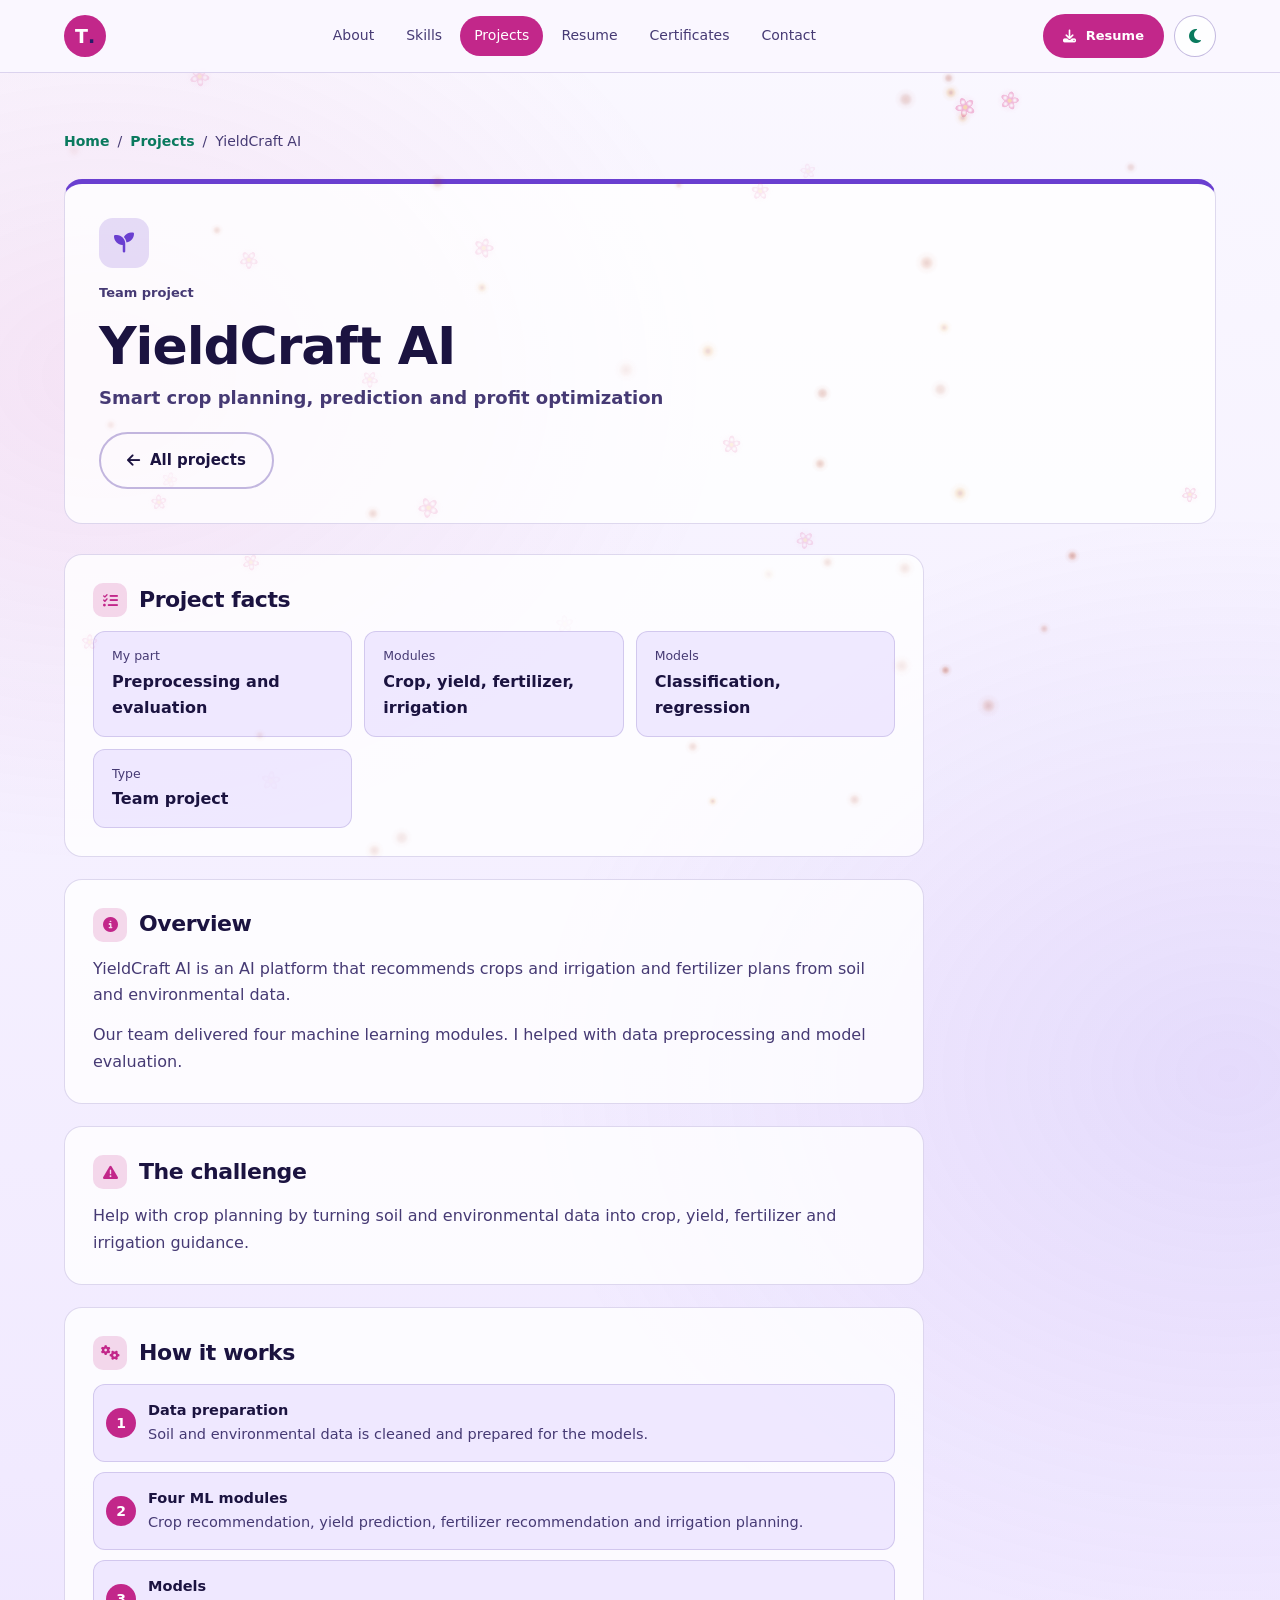
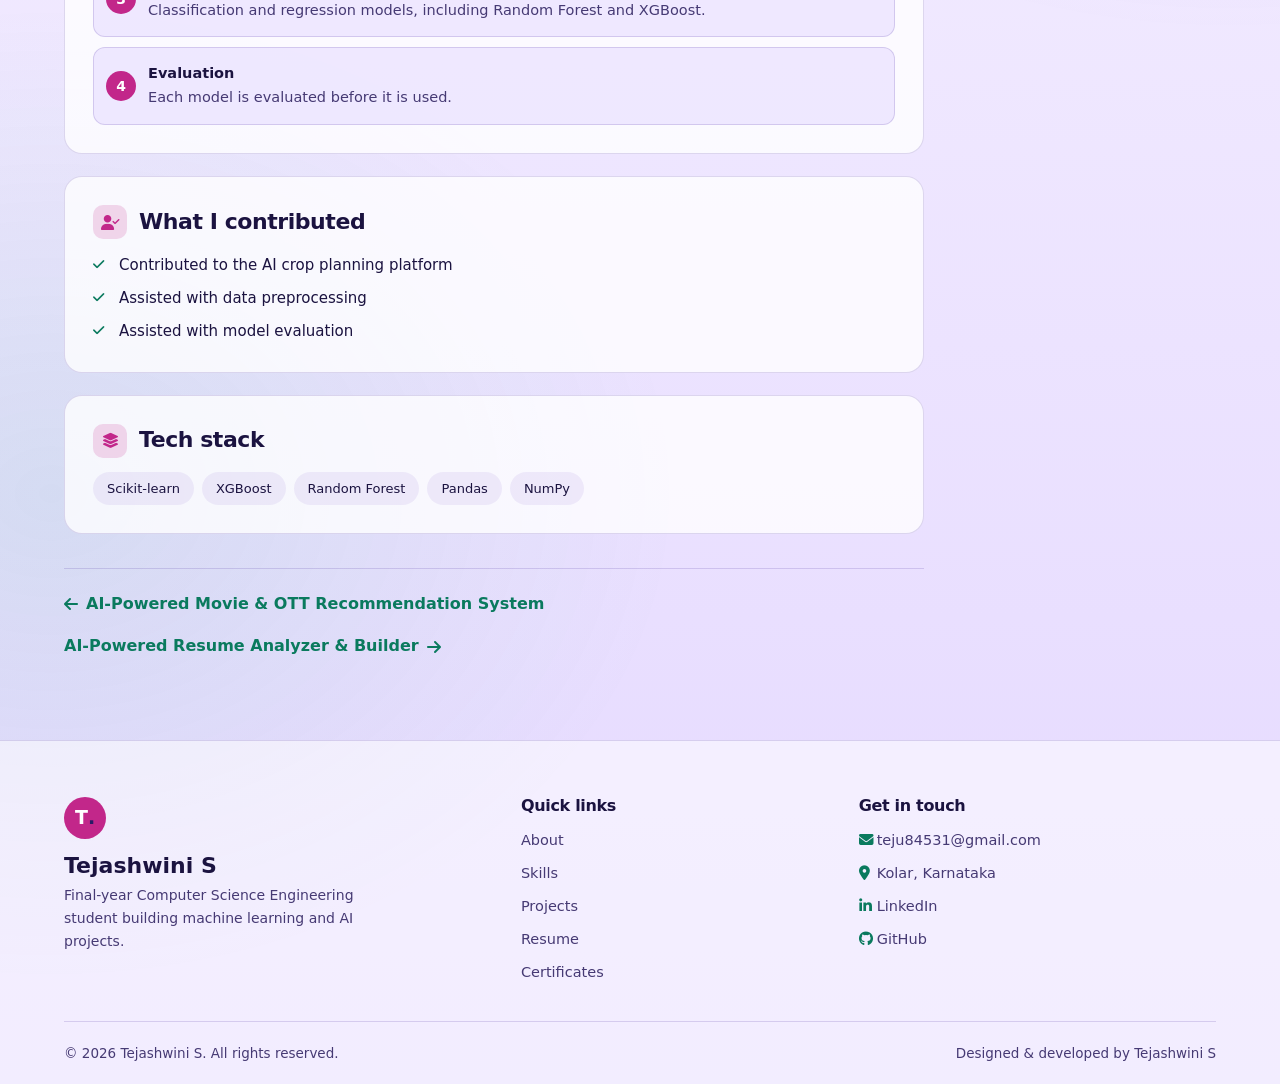
<file: project-yieldcraft-ai.html>
<!DOCTYPE html>
<html lang="en">
<head>
<meta charset="UTF-8">
<meta name="viewport" content="width=device-width, initial-scale=1">
<meta name="color-scheme" content="dark light">
<meta http-equiv="Content-Security-Policy" content="default-src 'self'; script-src 'self'; style-src 'self' 'unsafe-inline' https://fonts.googleapis.com https://cdnjs.cloudflare.com; font-src https://fonts.gstatic.com https://cdnjs.cloudflare.com; img-src 'self' data:; object-src 'self'; base-uri 'self'; form-action 'none'">
<title>YieldCraft AI | Tejashwini S</title>
<meta name="description" content="Smart crop planning, prediction and profit optimization">
<script src="boot.js"></script>
<link rel="preconnect" href="https://fonts.googleapis.com">
<link rel="preconnect" href="https://fonts.gstatic.com" crossorigin>
<link href="https://fonts.googleapis.com/css2?family=DM+Sans:wght@400;500;600;700&family=Space+Grotesk:wght@500;600;700&display=swap" rel="stylesheet">
<link rel="stylesheet" href="https://cdnjs.cloudflare.com/ajax/libs/font-awesome/6.7.2/css/all.min.css">
<link rel="stylesheet" href="style.css">
</head>
<body>
<header class="navbar">
  <div class="wrap nav-in">
    <a href="index.html#home" class="brand" aria-label="Home">T<span>.</span></a>
    <nav class="nav-menu" aria-label="Main"><a href="index.html#about">About</a><a href="index.html#skills">Skills</a><a class="active" href="index.html#projects">Projects</a><a href="index.html#resume">Resume</a><a href="index.html#certificates">Certificates</a><a href="index.html#contact">Contact</a></nav>
    <div class="nav-right"><a class="btn btn-sm" href="assets/Tejashwini_S_Resume.pdf" download><i class="fa-solid fa-download"></i> Resume</a></div>
  </div>
</header>
<main>
<section class="pj">
  <div class="wrap">
    <p class="pj-crumb"><a href="index.html">Home</a> / <a href="index.html#projects">Projects</a> / <span>YieldCraft AI</span></p>
    <div class="pj-hero c3x">
      <span class="ico c3"><i class="fa-solid fa-seedling"></i></span>
      <span class="kind">Team project</span>
      <h1>YieldCraft AI</h1>
      <p class="sub">Smart crop planning, prediction and profit optimization</p>
      <div class="actions"><a class="btn btn-outline" href="index.html#projects"><i class="fa-solid fa-arrow-left"></i> All projects</a></div>
    </div>
    <div class="pj-stack"><section class="pj-sec" id="facts"><h2><i class="fa-solid fa-list-check"></i> Project facts</h2><dl class="pj-facts"><div><dt>My part</dt><dd>Preprocessing and evaluation</dd></div><div><dt>Modules</dt><dd>Crop, yield, fertilizer, irrigation</dd></div><div><dt>Models</dt><dd>Classification, regression</dd></div><div><dt>Type</dt><dd>Team project</dd></div></dl></section><section class="pj-sec" id="overview"><h2><i class="fa-solid fa-circle-info"></i> Overview</h2><p>YieldCraft AI is an AI platform that recommends crops and irrigation and fertilizer plans from soil and environmental data.</p><p>Our team delivered four machine learning modules. I helped with data preprocessing and model evaluation.</p></section><section class="pj-sec" id="challenge"><h2><i class="fa-solid fa-triangle-exclamation"></i> The challenge</h2><p>Help with crop planning by turning soil and environmental data into crop, yield, fertilizer and irrigation guidance.</p></section><section class="pj-sec" id="how"><h2><i class="fa-solid fa-gears"></i> How it works</h2><ol class="steps"><li><strong>Data preparation</strong>Soil and environmental data is cleaned and prepared for the models.</li><li><strong>Four ML modules</strong>Crop recommendation, yield prediction, fertilizer recommendation and irrigation planning.</li><li><strong>Models</strong>Classification and regression models, including Random Forest and XGBoost.</li><li><strong>Evaluation</strong>Each model is evaluated before it is used.</li></ol></section><section class="pj-sec" id="contribution"><h2><i class="fa-solid fa-user-check"></i> What I contributed</h2><ul class="check"><li>Contributed to the AI crop planning platform</li><li>Assisted with data preprocessing</li><li>Assisted with model evaluation</li></ul></section><section class="pj-sec" id="tech"><h2><i class="fa-solid fa-layer-group"></i> Tech stack</h2><ul class="tags"><li>Scikit-learn</li><li>XGBoost</li><li>Random Forest</li><li>Pandas</li><li>NumPy</li></ul></section></div>
    <nav class="pj-nav" aria-label="Other projects"><a href="project-movie-recommender.html"><i class="fa-solid fa-arrow-left"></i> AI-Powered Movie &amp; OTT Recommendation System</a><a href="project-resume-analyzer.html">AI-Powered Resume Analyzer &amp; Builder <i class="fa-solid fa-arrow-right"></i></a></nav>
  </div>
</section>
</main>
<footer class="footer">
  <div class="wrap">
    <div class="foot-grid">
      <div class="foot-brand">
        <a href="index.html#home" class="brand" aria-label="Back to top">T<span>.</span></a>
        <p>Tejashwini S</p>
        <small>Final-year Computer Science Engineering student building machine learning and AI projects.</small>
      </div>
      <nav class="foot-col" aria-label="Footer">
        <h4>Quick links</h4>
        <a href="index.html#about">About</a><a href="index.html#skills">Skills</a><a href="index.html#projects">Projects</a><a href="index.html#resume">Resume</a><a href="index.html#certificates">Certificates</a>
      </nav>
      <div class="foot-col">
        <h4>Get in touch</h4>
        <a href="mailto:teju84531@gmail.com"><i class="fa-solid fa-envelope"></i>teju84531@gmail.com</a>
        <span><i class="fa-solid fa-location-dot"></i>Kolar, Karnataka</span>
        <a href="https://www.linkedin.com/in/tejashwini-s-62763b397/" target="_blank" rel="noopener noreferrer"><i class="fa-brands fa-linkedin-in"></i>LinkedIn</a>
        <a href="https://github.com/tejashwiniteju-06" target="_blank" rel="noopener noreferrer"><i class="fa-brands fa-github"></i>GitHub</a>
      </div>
    </div>
    <div class="foot-bottom"><span>&copy; <span id="year"></span> Tejashwini S. All rights reserved.</span><span>Designed &amp; developed by Tejashwini S</span></div>
  </div>
</footer>
<script src="project.js"></script>
<script src="embers.js"></script>
</body>
</html>
</file>
<file: style.css>
/* =====================================================================
   AURORA NIGHT THEME
   Every colour on the site lives in the two token blocks below.
   Dark  = deep indigo fading to violet, pink + mint accents, twinkling firefly particles
   Light = lavender-white, deeper pink + mint accents, terracotta / amber embers
   Change a value here and the whole site (and the particles) follows.
   ===================================================================== */
:root{
  color-scheme:dark;

  /* page */
  --bg:#0b0925;
  --bg-top:#0a0824; --bg-mid:#1a1060; --bg-bot:#411a7c;
  --nav-rgb:11,9,37;
  --page-glow-a:rgba(255,122,184,.11);
  --page-glow-b:rgba(94,234,195,.08);
  --page-glow-c:rgba(150,110,255,.16);
  --hero-wash:rgba(150,110,255,.14);

  /* aurora light (rgb triplets, used by the hero glow and the soft blobs) */
  --aurora-1:255,122,184; --aurora-2:94,234,195; --aurora-3:150,110,255;
  --blob-o1:.34; --blob-o2:.26;

  /* text */
  --ink:#f4f0ff; --muted:#cfc6f0; --faint:#b2a8dc;

  /* panels */
  --panel-rgb:27,19,75; --panel-a:.72;
  --inset-rgb:15,10,46; --inset-a:.55;
  --soft:rgba(170,140,255,.14);
  --border:rgba(185,160,255,.2);
  --border-strong:rgba(185,160,255,.42);
  --panel-edge:rgba(225,210,255,.08);
  --sweep:rgba(225,210,255,.10);

  /* accents: pink = actions, mint = information, violet = depth */
  --accent:#ff7ab8; --accent-2:#5eeac3; --accent-3:#b794ff; --accent-hot:#e8479a;
  --accent-ink:#6ff0cd;
  --on-accent:#1a0b3a;
  --grad:linear-gradient(90deg,var(--accent),var(--accent-3),var(--accent-2));
  --grad-text:linear-gradient(90deg,var(--accent),var(--accent-3),var(--accent-2),var(--accent));

  /* icon / project accents (rgb triplets so tints can be derived) */
  --i1:255,122,184; --i2:94,234,195; --i3:183,148,255; --i4:232,121,249; --i5:255,168,208; --i6:168,240,220;

  /* dark surfaces (code window, resume side card, contact card, marquee) */
  --deep:#1a1052; --deep-bar:#120a3a; --deep-raise:#2b1b72;
  --on-deep:#f4f0ff; --on-deep-2:#d4caf5; --deep-border:rgba(190,165,255,.26);
  --contact-a:#2a1672; --contact-b:#5b1f8d;
  --contact-glow:rgba(255,122,184,.36); --contact-glow-2:rgba(94,234,195,.2);
  --deep-icon:#ff9ccc; --deep-icon-bg:rgba(255,122,184,.2);
  --code-ink:#f2edff; --c-p:#ff8cc6; --c-k:#8ff3d6; --c-g:#cdb8ff;
  --dot-r:#ff5f57; --dot-y:#febc2e; --dot-g:#28c840;

  /* tech cube faces */
  --cube-ink:#1a0b3a;
  --cube-1:linear-gradient(135deg,#ff7ab8,#ffb4da);
  --cube-2:linear-gradient(135deg,#5a33d4,#8a63ff);
  --cube-3:linear-gradient(135deg,#9b1f74,#d6408f);
  --cube-4:linear-gradient(135deg,#3fd9ae,#9bf5dd);
  --cube-5:linear-gradient(135deg,#3f23a0,#6d46f0);
  --cube-6:linear-gradient(135deg,#221463,#3b2490);
  --sphere-hi:#fff0fa;

  /* misc */
  --overlay:rgba(8,5,30,.92);
  --shadow:0 18px 40px -22px rgba(4,2,22,.8);
  --shadow-hover:0 2px 4px rgba(4,2,22,.25),0 16px 30px -12px rgba(4,2,22,.6),0 40px 70px -34px rgba(255,122,184,.38);
  --btn-glow:rgba(255,122,184,.5);
  --selection:rgba(255,122,184,.9);

  /* particles (read by embers.js): rgb triplets, blend mode, size, brightness, twinkle depth.
     Dark = twinkling fireflies / stars in mint, pink and pale violet. */
  --ember-1:110,245,205; --ember-2:255,130,195; --ember-3:205,185,255; --ember-core:255,246,255;
  --ember-pulse:255,130,195;
  --ember-blend:lighter; --ember-boost:1.15; --ember-size:1.1; --ember-twinkle:1.7;
  /* small cute flowers among the particles */
  --flower-petal:255,150,200; --flower-core:255,226,140; --flower-alpha:1;

  --r:18px;
  --fd:"Space Grotesk",system-ui,sans-serif; --fb:"DM Sans",system-ui,sans-serif;
  --ease:cubic-bezier(.2,.7,.2,1);
}

:root[data-theme="light"]{
  color-scheme:light;

  --bg:#f5f1ff;
  --bg-top:#faf8ff; --bg-mid:#f1eaff; --bg-bot:#e4d8ff;
  --nav-rgb:250,247,255;
  --page-glow-a:rgba(214,70,160,.10);
  --page-glow-b:rgba(20,170,130,.10);
  --page-glow-c:rgba(130,90,230,.13);
  --hero-wash:rgba(150,110,255,.2);

  --aurora-1:214,70,160; --aurora-2:20,170,130; --aurora-3:130,90,230;
  --blob-o1:.26; --blob-o2:.2;

  --ink:#1b1340; --muted:#463a74; --faint:#5a4f88;

  --panel-rgb:255,255,255; --panel-a:.78;
  --inset-rgb:236,228,255; --inset-a:.8;
  --soft:rgba(110,70,200,.09);
  --border:rgba(80,50,160,.18);
  --border-strong:rgba(80,50,160,.34);
  --panel-edge:rgba(255,255,255,.9);
  --sweep:rgba(255,255,255,.6);

  --accent:#c2278a; --accent-2:#0e9c78; --accent-3:#6a3fd0; --accent-hot:#9d1c70;
  --accent-ink:#0a7a5e;
  --on-accent:#ffffff;

  --i1:194,39,138; --i2:10,122,94; --i3:106,63,208; --i4:168,40,190; --i5:190,70,130; --i6:30,125,105;

  --deep:#281b66; --deep-bar:#1c1250; --deep-raise:#3a2a8a;
  --on-deep:#f6f2ff; --on-deep-2:#dcd2f7; --deep-border:rgba(200,180,255,.24);
  --contact-a:#35208a; --contact-b:#7a2f9e;
  --contact-glow:rgba(255,122,184,.34); --contact-glow-2:rgba(94,234,195,.2);
  --deep-icon:#ff9ccc; --deep-icon-bg:rgba(255,122,184,.2);

  --cube-ink:#1a0b3a;
  --sphere-hi:#fff0fa;

  --overlay:rgba(20,10,50,.9);
  --shadow:0 18px 40px -24px rgba(70,40,150,.4);
  --shadow-hover:0 2px 4px rgba(70,40,150,.08),0 16px 28px -12px rgba(70,40,150,.25),0 40px 70px -36px rgba(194,39,138,.38);
  --btn-glow:rgba(194,39,138,.45);
  --selection:rgba(194,39,138,.9);

  /* light mode: terracotta / amber embers, clearly visible on lavender-white */
  --ember-1:192,78,40; --ember-2:222,132,30; --ember-3:168,52,26; --ember-core:168,52,22;
  --ember-pulse:192,78,40;
  --ember-blend:source-over; --ember-boost:1.35; --ember-size:1.2; --ember-twinkle:1.2;
  --flower-petal:222,62,140; --flower-core:240,160,40; --flower-alpha:.95;
}

/* ===================== base ===================== */
*{margin:0;padding:0;box-sizing:border-box}
html{scroll-behavior:smooth;scroll-padding-top:84px;background:var(--bg)}
body{
  font-family:var(--fb);color:var(--ink);line-height:1.65;overflow-x:hidden;
  background-color:var(--bg);
  background-image:
    radial-gradient(900px 700px at 8% 14%,var(--page-glow-a),transparent 70%),
    radial-gradient(1000px 800px at 96% 40%,var(--page-glow-c),transparent 70%),
    radial-gradient(900px 700px at 4% 78%,var(--page-glow-b),transparent 70%),
    linear-gradient(180deg,var(--bg-top) 0%,var(--bg-mid) 55%,var(--bg-bot) 100%);
}
a{color:inherit;text-decoration:none}
ul,ol{list-style:none}
button{font-family:inherit;color:inherit}
:focus-visible{outline:3px solid var(--accent);outline-offset:3px;border-radius:8px}
.wrap{width:min(1160px,90%);margin:auto}
h1,h2,h3,h4{font-family:var(--fd);letter-spacing:-.02em;line-height:1.1}
::selection{background:var(--selection);color:var(--on-accent)}

/* taps: no 300ms delay, no grey flash */
a,button,[role=tab],.chip,.cert-thumb,.burger,.more{touch-action:manipulation;-webkit-tap-highlight-color:transparent}

/* protect UI chrome and images from accidental selection and dragging */
img,.cert-thumb,.lightbox img,.navbar,.btn,.tabs,.burger,.chip,.float,.win-bar,.more,.to-top,.theme-toggle{-webkit-user-select:none;user-select:none}
img{-webkit-user-drag:none}

.progress{position:fixed;top:0;left:0;height:3px;width:100%;background:var(--grad);z-index:1000;transform:scaleX(0);transform-origin:left}

/* ===================== navbar ===================== */
.navbar{position:fixed;inset:0 0 auto 0;z-index:900;background:rgba(var(--nav-rgb),.9);border-bottom:1px solid var(--border)}
.nav-in{height:72px;display:flex;align-items:center;justify-content:space-between;gap:20px}
.brand{width:42px;height:42px;border-radius:50%;background:var(--accent);color:var(--on-accent);display:inline-flex;align-items:center;justify-content:center;font:700 19px/1 var(--fd)}
.brand span{color:var(--deep)}
.nav-menu{display:flex;gap:4px}
.nav-menu a{font-size:14px;font-weight:500;color:var(--muted);padding:8px 14px;border-radius:999px}
.nav-menu a.active{color:var(--on-accent);background:var(--accent)}
.nav-right{display:flex;align-items:center;gap:10px}
.burger,.theme-toggle{width:42px;height:42px;border-radius:50%;border:1px solid var(--border-strong);background:rgba(var(--panel-rgb),.9);cursor:pointer;font-size:16px;display:grid;place-items:center;color:var(--ink)}
.burger{display:none}
.theme-toggle i{color:var(--accent-ink)}

/* ===================== buttons ===================== */
.btn{position:relative;display:inline-flex;align-items:center;justify-content:center;gap:10px;padding:14px 26px;border-radius:999px;background:var(--accent);color:var(--on-accent);font-weight:600;font-size:15px;border:2px solid var(--accent);cursor:pointer;translate:var(--tx,0) var(--ty,0);transition:transform .25s var(--ease)}
.btn-sm{padding:9px 18px;font-size:13px}
.btn-outline{background:transparent;color:var(--ink);border-color:var(--border-strong)}
.btn-light{background:var(--on-deep);color:var(--deep);border-color:var(--on-deep)}
.btn-ghost{background:transparent;color:var(--on-deep);border-color:var(--deep-border)}
.btn:active{transform:scale(.97)}
.btn i.fa-arrow-right{display:inline-block}

/* ===================== hero ===================== */
.hero{position:relative;padding:150px 0 90px;overflow:hidden;background:linear-gradient(180deg,var(--hero-wash) 0%,transparent 78%)}
.hero::before{content:"";position:absolute;inset:-6% -8% auto -8%;height:78%;pointer-events:none;
  background:
    radial-gradient(55% 60% at 18% 32%,rgba(var(--aurora-3),.26),transparent 70%),
    radial-gradient(48% 55% at 78% 18%,rgba(var(--aurora-1),.2),transparent 70%),
    radial-gradient(42% 50% at 56% 62%,rgba(var(--aurora-2),.15),transparent 70%)}
.blob{position:absolute;border-radius:50%;animation:drift 12s ease-in-out infinite alternate;pointer-events:none}
.b1{width:560px;height:560px;background:radial-gradient(circle,rgba(var(--aurora-1),var(--blob-o1)),transparent 66%);top:-170px;right:-170px;translate:0 calc(var(--sy,0) * .25px)}
.b2{width:480px;height:480px;background:radial-gradient(circle,rgba(var(--aurora-2),var(--blob-o2)),transparent 66%);bottom:-40px;left:-190px;animation-delay:-5s;translate:0 calc(var(--sy,0) * -.18px)}
@keyframes drift{to{transform:translate(40px,30px) scale(1.12)}}
.hero-grid{position:relative;display:grid;grid-template-columns:1.1fr .9fr;gap:50px;align-items:center}
.hero-art{translate:0 calc(var(--sy,0) * -.07px)}
.js .hero-copy>*{animation:rise .9s var(--ease) both}
.hero-copy>:nth-child(2){animation-delay:.08s}.hero-copy>:nth-child(3){animation-delay:.16s}.hero-copy>:nth-child(4){animation-delay:.24s}
.hero-copy>:nth-child(5){animation-delay:.32s}.hero-copy>:nth-child(6){animation-delay:.4s}.hero-copy>:nth-child(7){animation-delay:.48s}
.js .hero-art{animation:rise 1.1s .3s var(--ease) both}
@keyframes rise{from{opacity:0;transform:translateY(30px)}to{opacity:1;transform:none}}
@keyframes fadeUp{from{opacity:0;transform:translateY(12px)}to{opacity:1;transform:none}}
.pill{display:inline-flex;align-items:center;gap:10px;padding:8px 18px;background:rgba(var(--panel-rgb),.85);border:1px solid var(--border);border-radius:999px;font-size:14px;font-weight:500;margin-bottom:22px}
.dot,.badge i{position:relative;width:9px;height:9px;border-radius:50%;background:var(--accent)}
.dot::after,.badge i::after{content:"";position:absolute;inset:0;border-radius:50%;background:var(--accent);animation:pulse 1.8s ease-out infinite}
@keyframes pulse{0%{transform:scale(1);opacity:.6}100%{transform:scale(2.8);opacity:0}}
.hello{color:var(--muted);font-weight:500;margin-bottom:4px}
.hero h1{font-size:clamp(52px,8vw,96px);font-weight:700;margin-bottom:14px}
.hero h1 em{font-style:normal;background-image:var(--grad-text);background-size:200% 100%;background-position:calc(50% + var(--gx,0) * 50%) 0;-webkit-background-clip:text;background-clip:text;color:transparent}
.typed-line{font:600 clamp(20px,3vw,28px) var(--fd);margin-bottom:16px;min-height:36px}
.typed{color:var(--accent-ink)}
.caret{display:inline-block;width:2px;height:1.1em;background:var(--accent-ink);margin-left:3px;vertical-align:-3px;animation:blink 1s steps(1) infinite}
@keyframes blink{50%{opacity:0}}
.lead{color:var(--muted);font-size:18px;max-width:52ch;margin-bottom:28px}
.actions{display:flex;flex-wrap:wrap;gap:12px;margin-bottom:26px}
.actions.center{justify-content:center;margin:0}
.socials{display:flex;gap:10px}
.socials a{width:44px;height:44px;border-radius:50%;background:rgba(var(--panel-rgb),.9);border:1px solid var(--border);display:grid;place-items:center}
.hero-art{position:relative;padding:92px 20px 54px;-webkit-user-select:none;user-select:none}
.code-window{background:var(--deep);border:1px solid var(--deep-border);border-radius:var(--r);box-shadow:var(--shadow);overflow:hidden;animation:bob 6s ease-in-out infinite}
@keyframes bob{50%{transform:translateY(-12px)}}
.win-bar{display:flex;align-items:center;gap:7px;padding:14px 18px;background:var(--deep-bar);color:var(--on-deep-2);font-size:13px}
.win-bar span{width:11px;height:11px;border-radius:50%;background:var(--dot-r)}
.win-bar span:nth-child(2){background:var(--dot-y)}.win-bar span:nth-child(3){background:var(--dot-g)}
.win-bar em{margin-left:auto;font-style:normal}
.code{padding:22px;font:14.5px/1.9 ui-monospace,Consolas,monospace;color:var(--code-ink);white-space:pre-wrap;overflow-x:auto}
.code i,.code u,.code b{font-style:normal;text-decoration:none;font-weight:400}
.c-p{color:var(--c-p)}.c-k{color:var(--c-k)}.c-g{color:var(--c-g)}
.float{position:absolute;display:flex;align-items:center;gap:9px;padding:11px 18px;border-radius:14px;background:rgba(var(--panel-rgb),.94);border:1px solid var(--border-strong);box-shadow:var(--shadow);font-weight:600;font-size:14px;animation:bob 5s ease-in-out infinite}
.float i{color:var(--accent-ink)}
.f1{top:-2px;right:8px}.f2{bottom:-2px;left:-6px;animation-delay:-2s}
.stats{position:relative;display:grid;grid-template-columns:repeat(4,1fr);gap:16px;margin-top:64px}
.stat{background:rgba(var(--panel-rgb),var(--panel-a));border:1px solid var(--border);border-radius:var(--r);padding:20px 24px;text-align:center;box-shadow:inset 0 1px 0 var(--panel-edge)}
.stat strong{display:block;font:700 38px var(--fd);color:rgb(var(--i1))}
.stat:nth-child(2) strong{color:rgb(var(--i2))}.stat:nth-child(3) strong{color:rgb(var(--i3))}.stat:nth-child(4) strong{color:rgb(var(--i4))}
.stat span{font-size:14px;color:var(--muted)}
.scroll-cue{position:absolute;left:50%;bottom:22px;translate:-50% 0;width:38px;height:38px;border-radius:50%;border:1px solid var(--border-strong);background:rgba(var(--panel-rgb),.9);display:grid;place-items:center;font-size:13px;animation:nudge 1.8s ease-in-out infinite}
@keyframes nudge{50%{transform:translateY(7px)}}

/* ===================== sections ===================== */
.section{padding:100px 0}
.alt{background:rgba(var(--panel-rgb),.38);border-block:1px solid var(--border)}
.sec-head{margin-bottom:44px}
.sec-head::after{content:"";display:block;width:72px;height:4px;border-radius:4px;background:var(--grad);margin-top:20px;transform:scaleX(0);transform-origin:left;transition:transform 1s .35s var(--ease)}
.sec-head.in::after,html:not(.js) .sec-head::after{transform:none}
.sec-tag{display:inline-block;padding:6px 16px;border-radius:999px;background:rgba(var(--i1),.16);color:var(--accent-ink);font-weight:600;font-size:14px;margin-bottom:16px}
.sec-head h2{font-size:clamp(30px,4.4vw,48px);max-width:18ch}
.sec-head h2 span{color:var(--muted)}
.sec-note{color:var(--muted);margin:-20px 0 28px}
.ico{width:50px;height:50px;border-radius:14px;display:grid;place-items:center;font-size:20px;flex:none}
.c1{background:rgba(var(--i1),.17);color:rgb(var(--i1))}.c2{background:rgba(var(--i2),.17);color:rgb(var(--i2))}
.c3{background:rgba(var(--i3),.17);color:rgb(var(--i3))}.c4{background:rgba(var(--i4),.17);color:rgb(var(--i4))}
.c5{background:rgba(var(--i5),.17);color:rgb(var(--i5))}.c6{background:rgba(var(--i6),.2);color:rgb(var(--i6))}

/* ---------- scroll reveal (opacity + transform only) ---------- */
.js [data-anim]{opacity:0;transition:opacity .9s var(--ease),transform .9s var(--ease);transition-delay:var(--d,0s)}
.js [data-anim=up]{transform:translateY(40px)}
.js [data-anim=left]{transform:translateX(-56px)}
.js [data-anim=right]{transform:translateX(56px)}
.js [data-anim=zoom]{transform:scale(.9)}
.js [data-anim=flip]{transform:perspective(1000px) rotateX(26deg) translateY(50px)}
.js [data-anim].in{opacity:1;transform:none}
.js [data-anim].done{transition:transform .3s var(--ease)}
.js .skill .tags li{opacity:0;transform:scale(.6);transition:opacity .4s,transform .5s var(--ease);transition-delay:calc(var(--i,0) * 70ms + .45s)}
.js .skill.in .tags li{opacity:1;transform:none}
.js .skill.done .tags li{transition-delay:0s}
.js .project .p-foot .tags li{opacity:0;transform:translateY(10px);transition:opacity .4s,transform .4s;transition-delay:calc(var(--i,0) * 60ms + .5s)}
.js .project.in .p-foot .tags li{opacity:1;transform:none}
.js .project.done .p-foot .tags li{transition-delay:0s}

/* ===================== about ===================== */
.about-grid{display:grid;grid-template-columns:1.1fr .9fr;gap:40px;align-items:stretch}
.about-copy{display:flex;flex-direction:column;justify-content:center;gap:18px;background:rgba(var(--panel-rgb),var(--panel-a));border:1px solid var(--border);border-left:5px solid var(--accent);border-radius:var(--r);padding:34px 36px;box-shadow:inset 0 1px 0 var(--panel-edge)}
.about-copy p{color:var(--muted);font-size:17px}
.about-copy p:first-child{color:var(--ink);font-size:18px}
.facts{display:grid;gap:14px;align-content:stretch}
.fact{display:flex;gap:16px;align-items:center;background:rgba(var(--panel-rgb),var(--panel-a));border:1px solid var(--border);border-radius:var(--r);padding:20px;box-shadow:inset 0 1px 0 var(--panel-edge)}
.fact small{display:block;color:var(--muted);font-size:13px}
.fact strong{display:block;font-size:16px}
.fact span:not(.ico){font-size:14px;color:var(--muted)}

/* ===================== skills ===================== */
.skill-grid{display:grid;grid-template-columns:repeat(3,1fr);gap:18px}
.skill{background:rgba(var(--panel-rgb),var(--panel-a));border:1px solid var(--border);border-radius:var(--r);padding:26px;box-shadow:inset 0 1px 0 var(--panel-edge)}
.skill .ico{margin-bottom:18px}
.skill h3{font-size:20px;margin-bottom:14px}
.tags{display:flex;flex-wrap:wrap;gap:8px}
.tags li{background:var(--soft);font-size:13px;font-weight:500;padding:5px 13px;border-radius:999px;border:1.5px solid transparent}
.tags li.learning{background:transparent;border:1.5px dashed var(--accent);color:var(--accent-ink)}
.legend{margin-top:12px;font-size:12.5px;color:var(--muted)}

/* ===================== projects ===================== */
.project-grid{display:grid;grid-template-columns:repeat(2,1fr);gap:24px;align-items:start}
.project{--pc:var(--i1);background:rgba(var(--panel-rgb),var(--panel-a));border:1px solid var(--border);border-top:5px solid rgb(var(--pc));border-radius:var(--r);padding:30px;display:flex;flex-direction:column;gap:14px;box-shadow:inset 0 1px 0 var(--panel-edge)}
.project.featured{grid-column:1/-1}
.project.p2{--pc:var(--i2)}.project.p3{--pc:var(--i3)}.project.p4{--pc:var(--i4)}
.p-top{display:flex;align-items:center;gap:14px;flex-wrap:wrap}
.kind{font-size:13px;font-weight:600;color:var(--muted)}
.badge{margin-left:auto;display:inline-flex;align-items:center;gap:8px;font-size:12.5px;font-weight:600;color:rgb(var(--i2));background:rgba(var(--i2),.16);padding:4px 12px;border-radius:999px}
.badge i{width:7px;height:7px;background:rgb(var(--i2))}
.badge i::after{background:rgb(var(--i2))}
.project h3{font-size:clamp(22px,2.6vw,28px)}
.sub{color:rgb(var(--pc));font-weight:600;font-size:15px;margin-top:-6px}
.summary{color:var(--muted);font-size:15.5px;max-width:70ch}
.glance{display:grid;grid-template-columns:repeat(3,1fr);gap:10px}
.glance div{background:rgba(var(--inset-rgb),var(--inset-a));border:1px solid var(--border);border-radius:12px;padding:10px 14px}
.glance dt{font-size:12px;color:var(--muted)}
.glance dd{font-size:14px;font-weight:600;line-height:1.35}
.more{align-self:flex-start;display:inline-flex;align-items:center;gap:10px;background:none;border:0;color:var(--ink);font-weight:600;font-size:14.5px;cursor:pointer;padding:6px 0;border-bottom:2px solid rgb(var(--pc))}
.more i{font-size:12px;transition:transform .4s var(--ease)}
.project.open .more i{transform:rotate(180deg)}
.details{display:none}
.project.open .details{display:block}
.details-in{display:grid;gap:22px;padding:6px 0 4px}
.project.open .details-in{animation:fadeUp .45s var(--ease) both}
.details h4{font-size:15px;color:var(--accent-ink);margin-bottom:8px}
.details p{color:var(--muted);font-size:15px}
.steps{display:grid;gap:10px;counter-reset:s}
.steps li{position:relative;counter-increment:s;padding:10px 14px 10px 54px;background:rgba(var(--inset-rgb),var(--inset-a));border:1px solid var(--border);border-radius:12px;font-size:14.5px;color:var(--muted)}
.steps li::before{content:counter(s);position:absolute;left:12px;top:50%;translate:0 -50%;width:30px;height:30px;border-radius:50%;background:var(--accent);color:var(--on-accent);display:grid;place-items:center;font:700 14px var(--fd)}
.steps strong{display:block;color:var(--ink);font-size:14.5px}
.check{display:grid;gap:8px}
.check li{position:relative;padding-left:26px;font-size:15px;color:var(--ink)}
.check li::before{content:"\f00c";font-family:"Font Awesome 6 Free";font-weight:900;position:absolute;left:0;top:1px;color:var(--accent-ink);font-size:13px}
.note{font-style:italic;margin-top:10px;font-size:14px!important}
.project.open .steps li,.project.open .check li{animation:fadeUp .5s var(--ease) both;animation-delay:calc(var(--i,0) * 90ms + .2s)}
.p-foot{display:flex;justify-content:space-between;align-items:center;gap:12px;flex-wrap:wrap;margin-top:auto;padding-top:6px}
@media (min-width:900px){.project.featured .details-in{grid-template-columns:1fr 1.2fr 1fr;gap:28px}}

/* ===================== resume ===================== */
.resume{display:grid;grid-template-columns:1.35fr .65fr;gap:28px;align-items:start}
.tabs{display:inline-flex;gap:4px;padding:5px;background:rgba(var(--inset-rgb),var(--inset-a));border:1px solid var(--border);border-radius:999px;margin-bottom:16px}
.tabs button{border:0;background:none;padding:9px 18px;border-radius:999px;font-weight:600;font-size:14px;color:var(--muted);cursor:pointer;position:relative}
.tabs button[aria-selected="true"]{background:var(--accent);color:var(--on-accent)}
.doc{position:relative;background:rgba(var(--panel-rgb),.94);border:1px solid var(--border);border-radius:var(--r);padding:0 34px 30px;box-shadow:var(--shadow);overflow:hidden}
.doc::before{content:"";display:block;height:8px;margin:0 -34px 28px;background:var(--grad)}
.doc[hidden]{display:none}
.doc-head{display:flex;gap:18px;align-items:center}
.avatar{width:64px;height:64px;border-radius:50%;background:linear-gradient(135deg,var(--accent),var(--accent-hot));color:var(--on-accent);display:grid;place-items:center;font:700 22px var(--fd);flex:none}
span.avatar{width:72px;height:72px;font-size:26px;letter-spacing:.02em;box-shadow:0 0 0 3px rgba(var(--i1),.3)}
.doc-head h3{font-size:28px}.doc-head p{color:var(--muted)}
.doc-contact{display:flex;flex-wrap:wrap;gap:8px 18px;margin:18px 0 8px;padding-bottom:18px;border-bottom:2px solid var(--border-strong);font-size:14px}
.doc-contact li{display:flex;align-items:center;gap:8px}
.doc-contact i{color:var(--accent-ink);width:14px}
.doc-row{display:grid;grid-template-columns:120px 1fr;gap:18px;padding:18px 0;border-bottom:1px solid var(--border)}
.doc-row:last-child{border:0;padding-bottom:0}
.doc-row h4{font:700 14px var(--fd);color:var(--accent-ink);padding-top:3px}
.doc-row p{font-size:15px;color:var(--muted)}
.edu strong{display:block}
.edu>div:first-child span{font-size:14px;color:var(--muted)}
.marks{display:flex;gap:10px;margin-top:12px;flex-wrap:wrap}
.marks span{display:flex;flex-direction:column;background:rgba(var(--inset-rgb),var(--inset-a));border:1px solid var(--border);border-radius:12px;padding:8px 16px;font-size:12px;color:var(--muted)}
.marks b{font:700 18px var(--fd);color:var(--accent-ink)}
.doc-list{display:grid;gap:8px}
.doc-list li{display:flex;gap:12px;font-size:14.5px;align-items:flex-start}
.doc-list i{color:var(--accent-ink);margin-top:5px;font-size:13px;width:14px;flex:none}
.resume-side{background:linear-gradient(160deg,var(--deep-raise),var(--deep));border:1px solid var(--deep-border);color:var(--on-deep);border-radius:var(--r);padding:32px;display:grid;gap:14px;position:sticky;top:96px}
.resume-side h3{font-size:26px}
.resume-side p{color:var(--on-deep-2)}
.resume-side .file{display:flex;align-items:center;gap:14px;background:rgba(0,0,0,.25);border-radius:14px;padding:12px 14px}
.resume-side .file strong{display:block;font-size:14px;word-break:break-all}
.resume-side .file small{color:var(--on-deep-2)}
.resume-side .btn-outline{color:var(--on-deep);border-color:var(--deep-border)}
.resume-side .c1{background:var(--deep-icon-bg);color:var(--deep-icon)}

/* ===================== certificates ===================== */
.filters{display:flex;gap:8px;flex-wrap:wrap;margin:-14px 0 26px}
.chip{position:relative;border:1px solid var(--border-strong);background:rgba(var(--panel-rgb),.9);padding:8px 18px;border-radius:999px;font:500 14px var(--fb);cursor:pointer}
.chip[aria-pressed="true"]{background:var(--accent);color:var(--on-accent);border-color:var(--accent)}
.certs{display:grid;grid-template-columns:repeat(auto-fill,minmax(300px,1fr));gap:22px}
.cert{background:rgba(var(--panel-rgb),var(--panel-a));border:1px solid var(--border);border-radius:var(--r);overflow:hidden;box-shadow:inset 0 1px 0 var(--panel-edge)}
.cert-thumb{display:grid;place-items:center;width:100%;aspect-ratio:4/3;border:0;padding:0;background:linear-gradient(135deg,rgba(var(--i1),.22),rgba(var(--i3),.18));color:var(--accent-ink);font-size:50px;cursor:zoom-in;overflow:hidden}
.cert-thumb:disabled{cursor:default}
.cert-thumb img{width:100%;height:100%;object-fit:cover}
.cert-body{padding:20px;display:grid;gap:4px}
.cert-body .cat{font-size:12.5px;font-weight:600;color:var(--accent-ink)}
.cert-body h3{font-size:19px;line-height:1.25}
.cert-body p{color:var(--muted);font-size:14px}
.cert-body .date{font-size:13px;color:var(--faint);margin-top:2px}
.cert-links{display:flex;gap:16px;margin-top:8px;font-size:14px;font-weight:600;color:var(--accent-ink)}

/* ===================== contact ===================== */
.contact{padding:20px 0 100px}
.contact-card{background:linear-gradient(135deg,var(--contact-a),var(--contact-b));border:1px solid var(--deep-border);color:var(--on-deep);border-radius:28px;padding:70px 30px;text-align:center;position:relative;overflow:hidden}
.contact-card::before{content:"";position:absolute;width:360px;height:360px;border-radius:50%;background:radial-gradient(circle,var(--contact-glow),transparent 68%);top:-130px;right:-90px;pointer-events:none}
.contact-card::after{content:"";position:absolute;width:320px;height:320px;border-radius:50%;background:radial-gradient(circle,var(--contact-glow-2),transparent 68%);bottom:-150px;left:-90px;pointer-events:none}
.contact-card h2{font-size:clamp(30px,4.6vw,52px);margin-bottom:16px;position:relative}
.contact-card h2 span{color:var(--accent-2)}
.contact-card p{color:var(--on-deep-2);max-width:52ch;margin:0 auto 30px;font-size:17px;position:relative}
.contact-card .actions{position:relative}
.contact-card .second{margin-top:12px}

/* ===================== footer ===================== */
.footer{background:rgba(var(--panel-rgb),.55);border-top:1px solid var(--border);color:var(--muted);font-size:14.5px}
.foot-grid{display:grid;grid-template-columns:1.4fr 1fr 1.2fr;gap:40px;padding:56px 0 36px}
.foot-brand p{font:700 22px var(--fd);color:var(--ink);margin:14px 0 6px}
.foot-brand small{display:block;max-width:34ch;font-size:14px}
.foot-col{display:flex;flex-direction:column;gap:9px;align-items:flex-start}
.foot-col h4{color:var(--ink);font-size:16px;margin-bottom:6px}
.foot-col i{color:var(--accent-ink);width:18px}
.foot-bottom{display:flex;justify-content:space-between;gap:12px;flex-wrap:wrap;padding:20px 0;border-top:1px solid var(--border);font-size:13.5px}

/* ===================== floating ui ===================== */
.to-top{position:fixed;right:22px;bottom:22px;width:48px;height:48px;border-radius:50%;border:0;background:var(--accent);color:var(--on-accent);font-size:16px;cursor:pointer;box-shadow:0 14px 26px -10px var(--btn-glow);opacity:0;translate:0 20px;pointer-events:none;transition:opacity .3s,translate .3s var(--ease);z-index:800}
.to-top.show{opacity:1;translate:0 0;pointer-events:auto}
.toast{position:fixed;left:50%;bottom:26px;translate:-50% 30px;background:var(--deep);border:1px solid var(--deep-border);color:var(--on-deep);padding:12px 22px;border-radius:999px;font-size:14px;font-weight:500;opacity:0;pointer-events:none;transition:opacity .35s,translate .35s var(--ease);z-index:1200}
.toast.show{opacity:1;translate:-50% 0}
.lightbox{position:fixed;inset:0;background:var(--overlay);z-index:1100;display:grid;place-items:center;padding:24px}
.lightbox[hidden]{display:none}
.lightbox img{max-width:min(1000px,100%);max-height:88vh;border-radius:10px;background:#fff}
.lb-close{position:absolute;top:18px;right:18px;width:44px;height:44px;border-radius:50%;border:0;background:var(--accent);color:var(--on-accent);cursor:pointer;font-size:18px}

/* ===================== 404 ===================== */
.nf{min-height:100vh;min-height:100svh;display:grid;place-items:center;padding:40px 5%;text-align:center;position:relative;overflow:hidden;background:linear-gradient(180deg,var(--hero-wash),transparent 80%)}
.nf-in{position:relative;max-width:620px}
.nf h1{font-size:clamp(110px,22vw,220px);line-height:.9;background:var(--grad);-webkit-background-clip:text;background-clip:text;color:transparent;animation:bob 5s ease-in-out infinite}
.nf h2{font-size:clamp(26px,4vw,38px);margin:18px 0 10px}
.nf p{color:var(--muted);margin-bottom:28px}
.nf .code-window{text-align:left;margin:0 auto 30px;max-width:440px}

/* ===================== hero extras: marquee, 3D, shapes ===================== */
main,.footer{position:relative;z-index:1;overflow-x:clip}

.dots{position:fixed;right:18px;top:50%;translate:0 -50%;display:none;flex-direction:column;gap:14px;z-index:700}
@media (min-width:1280px){.dots{display:flex}}
.dots a{position:relative;width:12px;height:12px;border-radius:50%;border:2px solid var(--accent-ink);transition:scale .25s var(--ease)}
.dots a.active{background:var(--accent);border-color:var(--accent);scale:1.4}
.dots a::after{content:attr(data-label);position:absolute;right:26px;top:50%;translate:8px -50%;background:var(--deep);color:var(--on-deep);font-size:12.5px;font-weight:600;padding:4px 12px;border-radius:999px;opacity:0;pointer-events:none;white-space:nowrap;transition:opacity .25s,translate .25s var(--ease)}
.dots a:focus-visible::after{opacity:1;translate:0 -50%}

.hero-art{perspective:1100px}
.scene{position:relative;transform-style:preserve-3d;transform:rotateX(calc(var(--py,0) * -9deg + var(--sy,0) * .02deg)) rotateY(calc(var(--px,0) * 12deg));transition:transform .35s var(--ease)}
.code-window{translate:calc(var(--px,0) * -8px) calc(var(--py,0) * -6px)}
.f1{translate:calc(var(--px,0) * 16px) calc(var(--py,0) * 12px) 30px}
.f2{translate:calc(var(--px,0) * -14px) calc(var(--py,0) * 10px) 50px}
.shape{position:absolute;pointer-events:none}
.shape.ring{right:-22px;bottom:-30px;width:120px;height:120px;border-radius:50%;border:12px solid rgba(var(--i3),.34);box-shadow:inset 0 0 24px rgba(var(--i3),.3),0 0 30px rgba(var(--i3),.2);translate:calc(var(--px,0) * -24px) calc(var(--py,0) * -18px) -110px;animation:ringspin 14s linear infinite}
@keyframes ringspin{to{transform:rotateX(360deg) rotateY(180deg)}}
.shape.sphere{left:-34px;bottom:8px;width:84px;height:84px;border-radius:50%;background:radial-gradient(circle at 30% 28%,var(--sphere-hi),var(--accent) 38%,var(--accent-3) 80%);box-shadow:0 20px 40px -12px var(--btn-glow);translate:calc(var(--px,0) * 18px) calc(var(--py,0) * 14px) -50px;animation:bob 7s ease-in-out infinite}

.cube{position:absolute;left:-18px;top:-40px;width:78px;height:78px;perspective:520px;translate:0 0 40px;touch-action:none;cursor:grab;z-index:3}
.cube:active{cursor:grabbing}
.cube-in{position:relative;width:100%;height:100%;transform-style:preserve-3d;transform:rotateX(var(--cx,-20deg)) rotateY(var(--cy,30deg))}
.cube-in span{position:absolute;inset:0;display:grid;place-items:center;font:700 13px var(--fd);color:#fff;border:1px solid rgba(255,255,255,.4);border-radius:10px;box-shadow:inset 0 0 18px rgba(255,255,255,.2)}
.cube-in .fa{background:var(--cube-1);color:var(--cube-ink);transform:translateZ(39px)}
.cube-in .fb{background:var(--cube-2);transform:rotateY(180deg) translateZ(39px)}
.cube-in .fc{background:var(--cube-3);transform:rotateY(90deg) translateZ(39px)}
.cube-in .fd{background:var(--cube-4);color:var(--cube-ink);transform:rotateY(-90deg) translateZ(39px)}
.cube-in .fe{background:var(--cube-5);transform:rotateX(90deg) translateZ(39px)}
.cube-in .ff{background:var(--cube-6);transform:rotateX(-90deg) translateZ(39px)}

/* ===================== ember layers ===================== */
#embers{position:fixed;left:0;top:0;pointer-events:none;z-index:5;display:block}
.cursor-glow{position:fixed;left:0;top:0;width:360px;height:360px;margin:-180px 0 0 -180px;border-radius:50%;background:radial-gradient(circle,rgba(var(--ember-1),.16),rgba(var(--ember-2),.06) 45%,transparent 70%);pointer-events:none;z-index:4;opacity:0;transition:opacity .4s}
.cursor-ring{position:fixed;left:0;top:0;width:30px;height:30px;margin:-15px 0 0 -15px;border:2px solid var(--accent);border-radius:50%;pointer-events:none;z-index:1500;opacity:0;transition:opacity .3s}
.cursor-ring.hot{background:rgba(var(--ember-1),.14);border-color:var(--accent-hot)}
.cursor-dot{position:fixed;left:0;top:0;width:7px;height:7px;margin:-3.5px 0 0 -3.5px;border-radius:50%;background:var(--accent);pointer-events:none;z-index:1501;opacity:0;transition:opacity .3s}
.cursor-glow.on,.cursor-ring.on,.cursor-dot.on{opacity:1}

/* ===================== no-JS fallback ===================== */
html:not(.js) .details{display:block}
html:not(.js) .more,html:not(.js) .tabs{display:none}

/* ===================== desktop / mouse only ===================== */
@media (hover:hover) and (pointer:fine){
  .navbar{background:rgba(var(--nav-rgb),.97)}
  .brand,.btn,.socials a,.nav-menu a,.burger,.theme-toggle,.chip,.tabs button,.tags li,.foot-col a,.fact,.skill,.cert,.project,.cert-thumb img{transition:transform .3s var(--ease),background-color .25s,color .25s,border-color .25s,box-shadow .3s}
  .brand:hover{transform:rotate(-8deg) scale(1.08)}
  .btn:hover{transform:translateY(-3px);box-shadow:0 14px 26px -12px var(--btn-glow)}
  .btn:active{transform:scale(.97)}
  .btn-outline:hover{background:var(--accent);color:var(--on-accent);border-color:var(--accent);box-shadow:none}
  .btn-light:hover{box-shadow:0 14px 26px -12px rgba(0,0,0,.5)}
  .btn-ghost:hover{background:var(--on-deep);color:var(--deep);box-shadow:none}
  .btn:hover i.fa-arrow-right{transform:translateX(4px)}
  .btn i.fa-arrow-right{transition:transform .25s}
  .nav-menu a:hover{color:var(--ink);background:var(--soft)}
  .nav-menu a.active:hover{color:var(--on-accent);background:var(--accent)}
  .socials a:hover{background:var(--accent);color:var(--on-accent);border-color:var(--accent);transform:translateY(-3px)}
  .theme-toggle:hover,.burger:hover{border-color:var(--accent)}
  .chip:hover{border-color:var(--accent)}
  .tabs button:hover{color:var(--ink)}
  .tabs button[aria-selected="true"]:hover{color:var(--on-accent)}
  .fact.hv{transform:translateX(6px);box-shadow:var(--shadow-hover)}
  .skill.hv,.cert.hv{transform:translateY(-8px);box-shadow:var(--shadow-hover)}
  .skill.hv .tags li{background:var(--accent);color:var(--on-accent)}
  .skill.hv .tags li.learning{background:transparent;color:var(--accent-ink)}
  .project.hv{box-shadow:var(--shadow-hover)}
  .more:hover{color:var(--accent-ink)}
  .doc-contact a:hover,.foot-col a:hover{color:var(--accent-ink)}
  .doc-contact a:hover{text-decoration:underline}
  .foot-col a:hover{transform:translateX(4px)}
  .cert.hv .cert-thumb img{transform:scale(1.06)}
  .cert-links a:hover{text-decoration:underline}
  .dots a:hover{scale:1.3}
  .dots a:hover::after{opacity:1;translate:0 -50%}
  .to-top:hover{background:var(--accent-hot);color:var(--on-accent)}

  /* cursor spotlight + light sweep on cards */
  .tilt{position:relative}
  .tilt::after{content:"";position:absolute;inset:0;border-radius:inherit;pointer-events:none;opacity:0;transition:opacity .35s;background:radial-gradient(420px circle at var(--mx,50%) var(--my,50%),rgba(var(--ember-1),.14),transparent 45%)}
  .tilt.hv::after{opacity:1}
  .tilt:not(.contact-card)::before{content:"";position:absolute;inset:0;border-radius:inherit;pointer-events:none;background:linear-gradient(115deg,transparent 40%,var(--sweep) 50%,transparent 60%) no-repeat;background-size:250% 100%;background-position:150% 0;transition:background-position .9s var(--ease)}
  .tilt:not(.contact-card).hv::before{background-position:-50% 0}
  .js .tilt.done.hv{transform:perspective(900px) translateY(-6px) rotateX(var(--rx,0deg)) rotateY(var(--ry,0deg))}
  .js .tilt.done.tilting{transition:transform .08s linear,box-shadow .3s}


  /* featured projects: animated ember border on hover */
  @property --ang{syntax:"<angle>";inherits:false;initial-value:0deg}
  @keyframes ang{to{--ang:360deg}}
  .project.featured{border:2px solid transparent;border-top-width:5px;animation:ang 7s linear infinite;animation-play-state:paused}
  .project.featured.hv{animation-play-state:running}
  .project.featured.p1{background:linear-gradient(rgba(var(--panel-rgb),.96),rgba(var(--panel-rgb),.96)) padding-box,conic-gradient(from var(--ang),var(--accent-hot),var(--accent),var(--accent-2),var(--accent-3),var(--accent-hot)) border-box}
  .project.featured.p4{background:linear-gradient(rgba(var(--panel-rgb),.96),rgba(var(--panel-rgb),.96)) padding-box,conic-gradient(from var(--ang),var(--accent-2),var(--accent-3),var(--accent-hot),var(--accent),var(--accent-2)) border-box}
}

/* ===================== touch screens ===================== */
@media (hover:none),(pointer:coarse){
  /* no blur, slightly more opaque panels, nothing scroll-linked */
  :root{--panel-a:.9;--inset-a:.8}
  .navbar{background:rgba(var(--nav-rgb),.97)}
  .alt{background:rgba(var(--panel-rgb),.6)}
  .doc{background:rgba(var(--panel-rgb),.98)}
  .progress{display:none}
  .blob{animation:none}
  .cube{touch-action:pan-y}
  .tilt::before,.tilt::after{display:none}
  .project.featured{animation:none;border:1px solid var(--border);border-top:5px solid rgb(var(--pc))}
}

/* ===================== responsive ===================== */
@media (max-width:980px){
  .skill-grid{grid-template-columns:repeat(2,1fr)}
  .project-grid{grid-template-columns:1fr}
  .stats{grid-template-columns:repeat(2,1fr)}
  .foot-grid{grid-template-columns:1fr 1fr}
  .foot-brand{grid-column:1/-1}
}
@media (max-width:860px){
  .burger{display:grid}
  .nav-menu{position:absolute;top:72px;left:0;right:0;background:rgb(var(--nav-rgb));flex-direction:column;padding:12px 5% 18px;border-bottom:1px solid var(--border);display:none}
  .nav-menu.open{display:flex}
  .nav-menu a{padding:12px 14px}
  .hero{padding:118px 0 80px}
  .hero-grid,.about-grid,.resume{grid-template-columns:1fr}
  .hero-art{max-width:480px;padding:88px 16px 54px}
  .section{padding:70px 0}
  .doc-row{grid-template-columns:1fr;gap:6px}
  .glance{grid-template-columns:1fr}
  .resume-side{position:static}
  .doc{padding:0 22px 24px}.doc::before{margin:0 -22px 24px}
  .scroll-cue{display:none}
  .about-copy{padding:26px 24px}
  .cube{left:0;top:-24px;width:64px;height:64px}
  .cube-in .fa{transform:translateZ(32px)}.cube-in .fb{transform:rotateY(180deg) translateZ(32px)}.cube-in .fc{transform:rotateY(90deg) translateZ(32px)}
  .cube-in .fd{transform:rotateY(-90deg) translateZ(32px)}.cube-in .fe{transform:rotateX(90deg) translateZ(32px)}.cube-in .ff{transform:rotateX(-90deg) translateZ(32px)}
  .shape.ring{right:-8px}.shape.sphere{left:-6px}
}
@media (max-width:520px){
  .skill-grid{grid-template-columns:1fr}.p-foot .btn{width:100%}.foot-grid{grid-template-columns:1fr}.project{padding:22px}
  .hero{padding-top:104px}
  .about-copy{padding:22px 20px}
  .certs{grid-template-columns:1fr}
}
@media (max-width:360px){
  .nav-in{gap:10px}.nav-right{gap:6px}
  .nav-right .btn-sm{padding:8px 12px}
  .stat{padding:16px 12px}.stat strong{font-size:32px}
}

/* ===================== reduced motion / print ===================== */
@media (prefers-reduced-motion:reduce){
  html{scroll-behavior:auto}
  *,*::before,*::after{animation:none!important;transition:none!important}
  .js [data-anim],.js .skill .tags li,.js .project .p-foot .tags li,.js .hero-copy>*,.js .hero-art{opacity:1!important;transform:none!important}
  .js .wi{transform:none!important}
  .sec-head::after{transform:none}
  .hero-copy{opacity:1;translate:none}
  .scene{transform:none!important}
  .cursor-glow,.cursor-ring,.cursor-dot{display:none}
}
@media print{
  .navbar,.lightbox,.progress,.to-top,.toast,#embers,.cursor-glow,.cursor-ring,.cursor-dot,.dots{display:none}
  body{background:#fff;color:#000}
}

/* ===================== scroll polish + section heading reveal ===================== */
.hero-copy{opacity:clamp(0,calc(1 - var(--sy,0) / 650),1);translate:0 calc(var(--sy,0) * .12px)}
.js .w{display:inline-block;overflow:hidden;vertical-align:top;padding-bottom:.1em;margin-bottom:-.1em}
.js .wi{display:inline-block;transform:translateY(112%);transition:transform .85s var(--ease);transition-delay:calc(var(--w,0) * 70ms + .15s)}
.js .sec-head.in .wi{transform:none}

/* ===================== project detail pages (case study) ===================== */
.pj{padding:130px 0 80px}
.pj-crumb{display:flex;flex-wrap:wrap;align-items:center;gap:8px;font-size:14px;color:var(--muted);margin-bottom:26px}
.pj-crumb a{color:var(--accent-ink);font-weight:600}
.pj-hero{display:grid;gap:14px;justify-items:start;padding:34px;border:1px solid var(--border);border-top:5px solid rgb(var(--i1));border-radius:var(--r);background:rgba(var(--panel-rgb),var(--panel-a));margin-bottom:30px}
.pj-hero.c2x{border-top-color:rgb(var(--i2))}.pj-hero.c3x{border-top-color:rgb(var(--i3))}.pj-hero.c4x{border-top-color:rgb(var(--i4))}
.pj-hero h1{font-size:clamp(30px,4.6vw,52px);max-width:24ch}
.pj-hero .sub{color:var(--muted);font-size:18px;max-width:62ch}
.pj-hero .actions{margin:6px 0 0}
.pj-stack{display:grid;gap:22px;max-width:860px}
.pj-sec{background:rgba(var(--panel-rgb),var(--panel-a));border:1px solid var(--border);border-radius:var(--r);padding:28px;display:grid;gap:14px}
.pj-sec h2{font-size:22px;display:flex;align-items:center;gap:12px}
.pj-sec h2 i{width:34px;height:34px;border-radius:10px;display:grid;place-items:center;font-size:15px;background:rgba(var(--i1),.17);color:rgb(var(--i1))}
.pj-sec p{color:var(--muted)}
.pj-facts{display:grid;grid-template-columns:repeat(auto-fit,minmax(200px,1fr));gap:12px}
.pj-facts>div{padding:14px 18px;border:1px solid var(--border);border-radius:12px;background:rgba(var(--inset-rgb),var(--inset-a))}
.pj-facts dt{font-size:12.5px;color:var(--muted)}
.pj-facts dd{font-weight:600;margin-top:2px}
.pj-sec .steps li{padding-top:14px;padding-bottom:14px}
.pj-nav{max-width:860px;display:flex;justify-content:space-between;gap:16px;flex-wrap:wrap;margin-top:34px;padding-top:22px;border-top:1px solid var(--border)}
.pj-nav a{font-weight:600;color:var(--accent-ink);display:inline-flex;align-items:center;gap:8px}
@media (max-width:900px){.pj{padding-top:110px}.pj-hero{padding:24px}}
.project.clickable{cursor:pointer}
</file>
